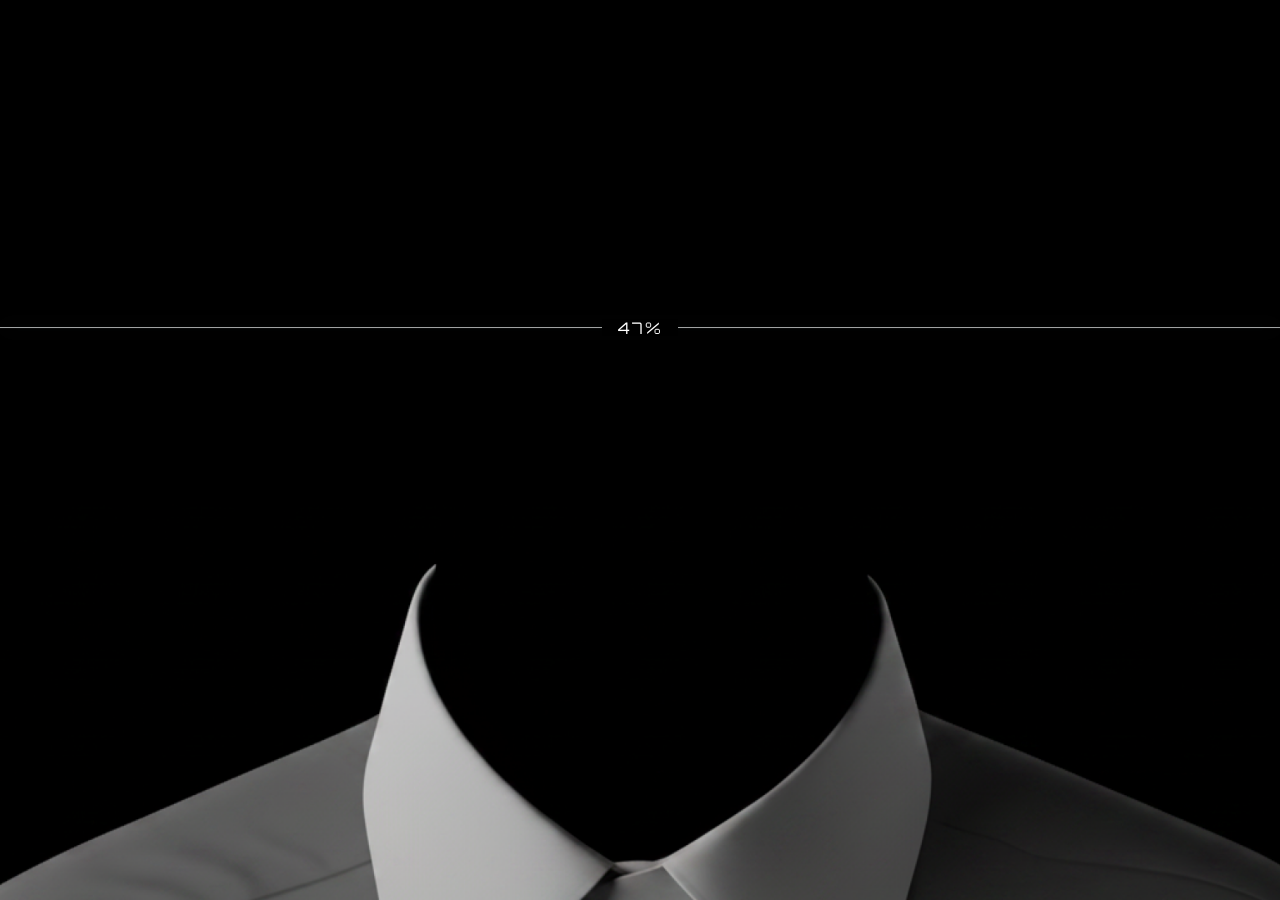
<file: index.html>
<!doctype html>
<html lang="en">
  <head>
    <meta charset="utf-8">
    <meta name="viewport" content="width=device-width, initial-scale=1">
    <title>IONG | Surplus to Sustenance</title>
    <link rel="icon" href="assets/favicon.svg" type="image/svg+xml">
    <link rel="preconnect" href="https://fonts.googleapis.com">
    <link rel="preconnect" href="https://fonts.gstatic.com" crossorigin>
    <link href="https://fonts.googleapis.com/css2?family=Inter:wght@400&family=Orbitron:wght@400;500&display=swap" rel="stylesheet">
    <link rel="stylesheet" href="department-map.css?v=20260507-restricted-white">
  </head>
  <body>
    <div class="department-page">
      <nav class="dept-nav">
        <a class="dept-logo" href="index.html" aria-label="IONG department map">
          <img src="assets/subtract.svg" alt="">
          <span>IONG</span>
        </a>
        <div class="employee">
          <p>Employee</p>
          <span>#004582</span>
        </div>
      </nav>

      <main class="dept-main">
        <section class="map-stage" data-map-stage aria-label="Department map">
          <svg class="pentagon-map" viewBox="0 0 900 620" xmlns="http://www.w3.org/2000/svg" aria-hidden="true">
            <g class="pentagon-layer layer-one">
              <polygon points="" data-radius="240"></polygon>
            </g>
            <g class="pentagon-layer layer-two">
              <polygon points="" data-radius="207"></polygon>
            </g>
            <g class="pentagon-layer layer-three">
              <polygon points="" data-radius="173"></polygon>
            </g>
            <g class="pentagon-layer layer-four">
              <polygon points="" data-radius="140"></polygon>
            </g>
          </svg>

          <button class="dept-label dept-mete" data-dept="mete" type="button">
            <span data-type-dept="mete">METE SYSTEMS</span><span class="cursor is-hidden" data-cursor="mete">|</span>
          </button>
          <button class="dept-label dept-wel" data-dept="wel" type="button">
            <span data-type-dept="wel">WĒL OUTREACH</span><span class="cursor is-hidden" data-cursor="wel">|</span>
          </button>
          <button class="dept-label dept-lic" data-dept="lic" type="button">
            <span data-type-dept="lic">LÍC ANALYTICS</span><span class="cursor is-hidden" data-cursor="lic">|</span>
          </button>
          <button class="dept-label dept-lif" data-dept="lif" type="button">
            <span data-type-dept="lif">LIF CONTINUITY</span><span class="cursor is-hidden" data-cursor="lif">|</span>
          </button>
          <button class="dept-label dept-hael" data-dept="hael" type="button">
            <span data-type-dept="hael">HÆL INTELLIGENCE</span><span class="cursor is-hidden" data-cursor="hael">|</span>
          </button>
          <button class="onboard-badge" data-onboard-badge aria-hidden="true" type="button" data-node-id="279:945">
            <span data-node-id="279:944">WELCOME ONBOARD</span>
          </button>
        </section>
      </main>

      <aside class="department-detail-overlay" data-department-detail aria-hidden="true">
        <div class="department-detail-heading">
          <p data-detail-title>METE SYSTEMS</p>
          <span data-detail-subtitle>Surplus to sustenance</span>
        </div>
        <div class="department-detail-media" data-detail-media>
          <img data-detail-image src="assets/department-overlay-mete.png" alt="">
          <span class="department-detail-lock" data-detail-lock aria-hidden="true" hidden>
            <img class="department-detail-lock-body" src="assets/lock-body.svg" alt="">
            <img class="department-detail-lock-keyhole" src="assets/lock-keyhole.svg" alt="">
          </span>
        </div>
        <p class="department-detail-copy" data-detail-copy>
          Mete Systems collects and processes nutritional materials into daily sachets. It reduces waste and meets safety standards. The exact composition is not shared, and most processes are not visible to the public.
        </p>
        <div class="department-detail-restricted-copy" data-detail-restricted-copy hidden>
          <p class="department-detail-restricted-heading">Access restricted</p>
          <p class="department-detail-restricted-body">Your clearance level does not permit access to this section.</p>
        </div>
      </aside>

      <div class="loading-overlay" data-loading>
        <canvas class="nodes-canvas" data-nodes-canvas aria-hidden="true"></canvas>
        <nav class="loading-face-nav" aria-hidden="true">
          <img src="assets/subtract.svg" alt="">
          <span>IONG</span>
        </nav>
        <div class="loading-scantrack" aria-hidden="true">
          <div class="loading-scanrow">
            <div class="loading-scanline"></div>
            <p class="loading-face-percent"><span data-loading-percent>0</span>%</p>
            <p class="loading-verified">Verified</p>
          </div>
        </div>
        <div class="loading-figure" aria-hidden="true">
          <img src="assets/loading-face-figure.png" alt="">
        </div>
      </div>

      <div class="restricted-overlay" data-restricted hidden>
        <div class="restricted-modal" role="dialog" aria-modal="true" aria-labelledby="restricted-title">
          <div class="restricted-heading">
            <p id="restricted-title" class="restricted-title" data-restricted-title>LIF CONTINUITY</p>
            <p class="restricted-subtitle" data-restricted-subtitle>Population monitoring</p>
          </div>
          <button class="restricted-close" data-dismiss type="button" aria-label="Close restricted department detail">
            <img src="assets/close-light.svg" alt="">
          </button>
          <div class="restricted-content">
            <div class="restricted-card">
              <span class="restricted-lock-icon" aria-hidden="true">
                <img class="dept-lock-body" src="assets/lock-body.svg" alt="">
                <img class="dept-lock-keyhole" src="assets/lock-keyhole.svg" alt="">
              </span>
              <p>Access restricted.</p>
            </div>
            <p class="restricted-copy">Your clearance level does not permit access to this section.</p>
          </div>
        </div>
      </div>
    </div>

    <script src="cursor-glow.js?v=20260506-onboard-hover-target"></script>
    <script src="department-map.js?v=20260507-face-scan"></script>
  </body>
</html>
</file>
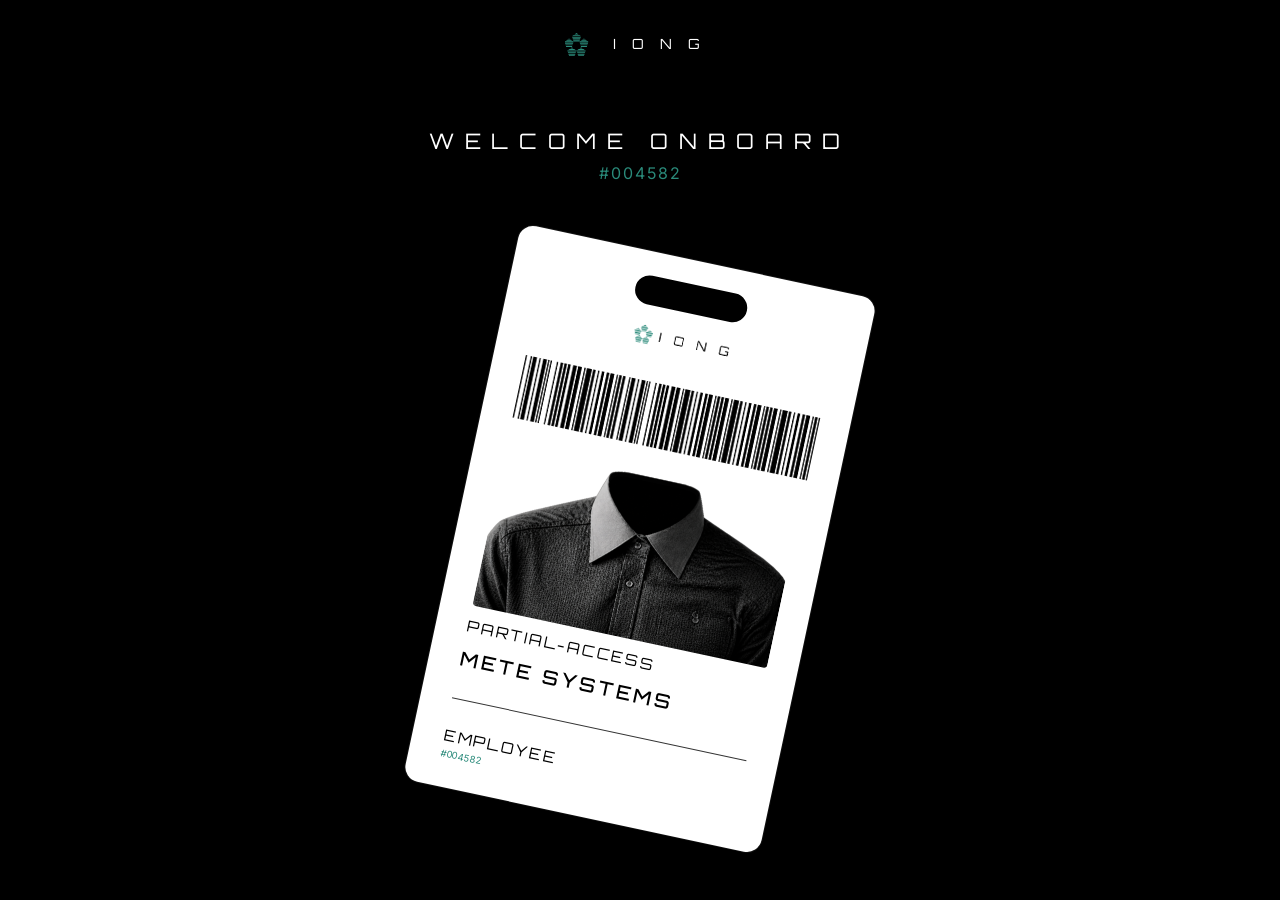
<file: employee-card.html>
<!doctype html>
<html lang="en">
  <head>
    <meta charset="utf-8">
    <meta name="viewport" content="width=device-width, initial-scale=1">
    <title>IONG | Employee #004582</title>
    <link rel="icon" href="assets/favicon.svg" type="image/svg+xml">
    <link rel="preconnect" href="https://fonts.googleapis.com">
    <link rel="preconnect" href="https://fonts.gstatic.com" crossorigin>
    <link href="https://fonts.googleapis.com/css2?family=Inter:wght@400;500&family=Orbitron:wght@400;500&display=swap" rel="stylesheet">
    <link rel="stylesheet" href="employee-card.css?v=20260507-cqw-text">
  </head>
  <body>
    <main class="employee-card-page">
      <nav class="nav">
        <a class="logo" href="index.html" aria-label="Back to department map">
          <img src="assets/subtract.svg" alt="">
          <span>IONG</span>
        </a>
      </nav>

      <section class="employee-card-stage" aria-label="Employee assignment">
        <header class="employee-welcome">
          <p>WELCOME ONBOARD</p>
          <span>#004582</span>
        </header>

        <article class="employee-card" data-employee-card data-node-id="291:1548">
          <div class="badge-hole" aria-hidden="true"></div>

          <div class="badge-logo" data-node-id="291:1796">
            <img src="assets/employee-badge-logo.png" alt="IONG">
          </div>

          <div class="badge-media" data-node-id="291:1809">
            <div class="badge-barcode" aria-hidden="true" data-node-id="291:1916">
              <img src="assets/employee-badge-barcode.png" alt="">
            </div>
            <div class="badge-photo" data-node-id="291:1889">
              <img src="assets/employee-badge-photo.png" alt="">
            </div>
          </div>

          <div class="badge-details" data-node-id="291:1326">
            <div class="badge-assignment">
              <p class="badge-access">Partial-Access</p>
              <div class="badge-title-group">
                <h1 data-assigned-label>PROCESSING</h1>
                <div class="badge-divider" aria-hidden="true"></div>
              </div>
            </div>
            <div class="badge-employee">
              <p>Employee</p>
              <span>#004582</span>
            </div>
          </div>
        </article>
      </section>
    </main>

    <script src="employee-card.js?v=20260506-employee-badge-layout"></script>
  </body>
</html>
</file>
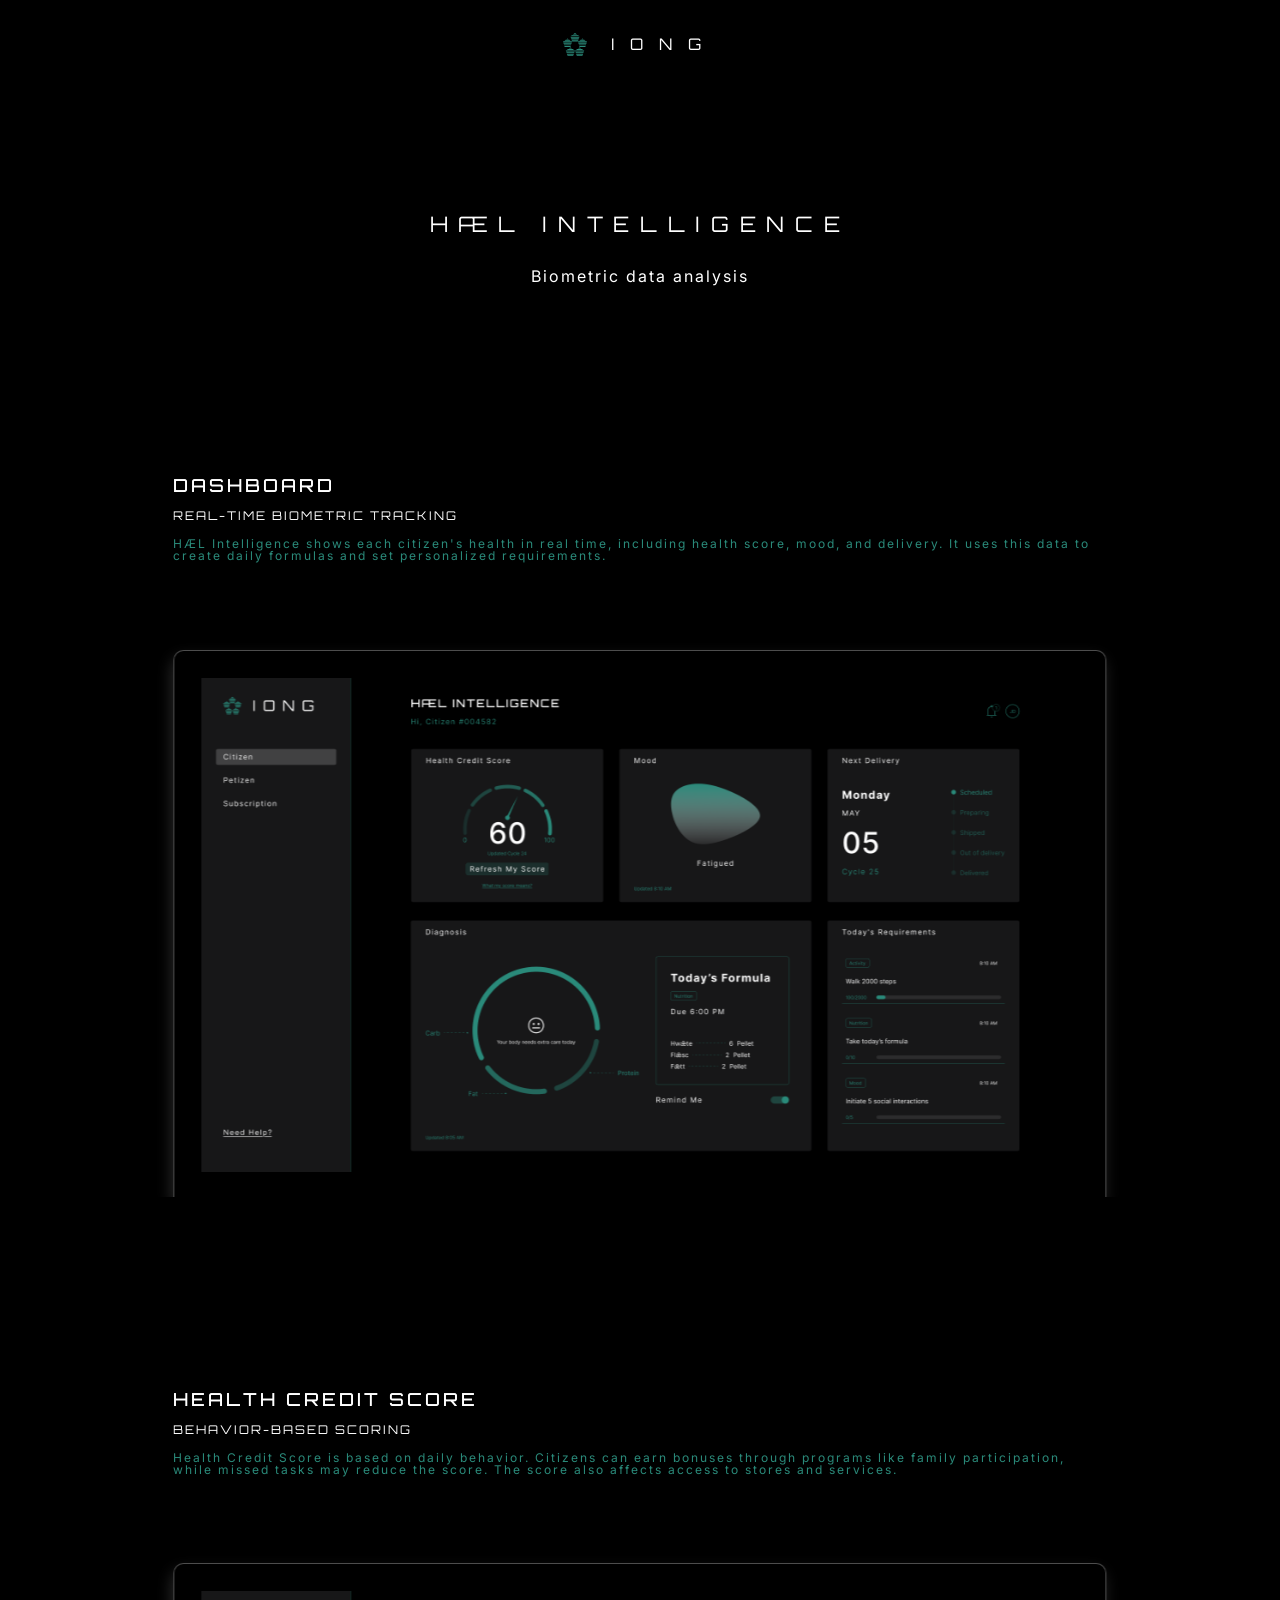
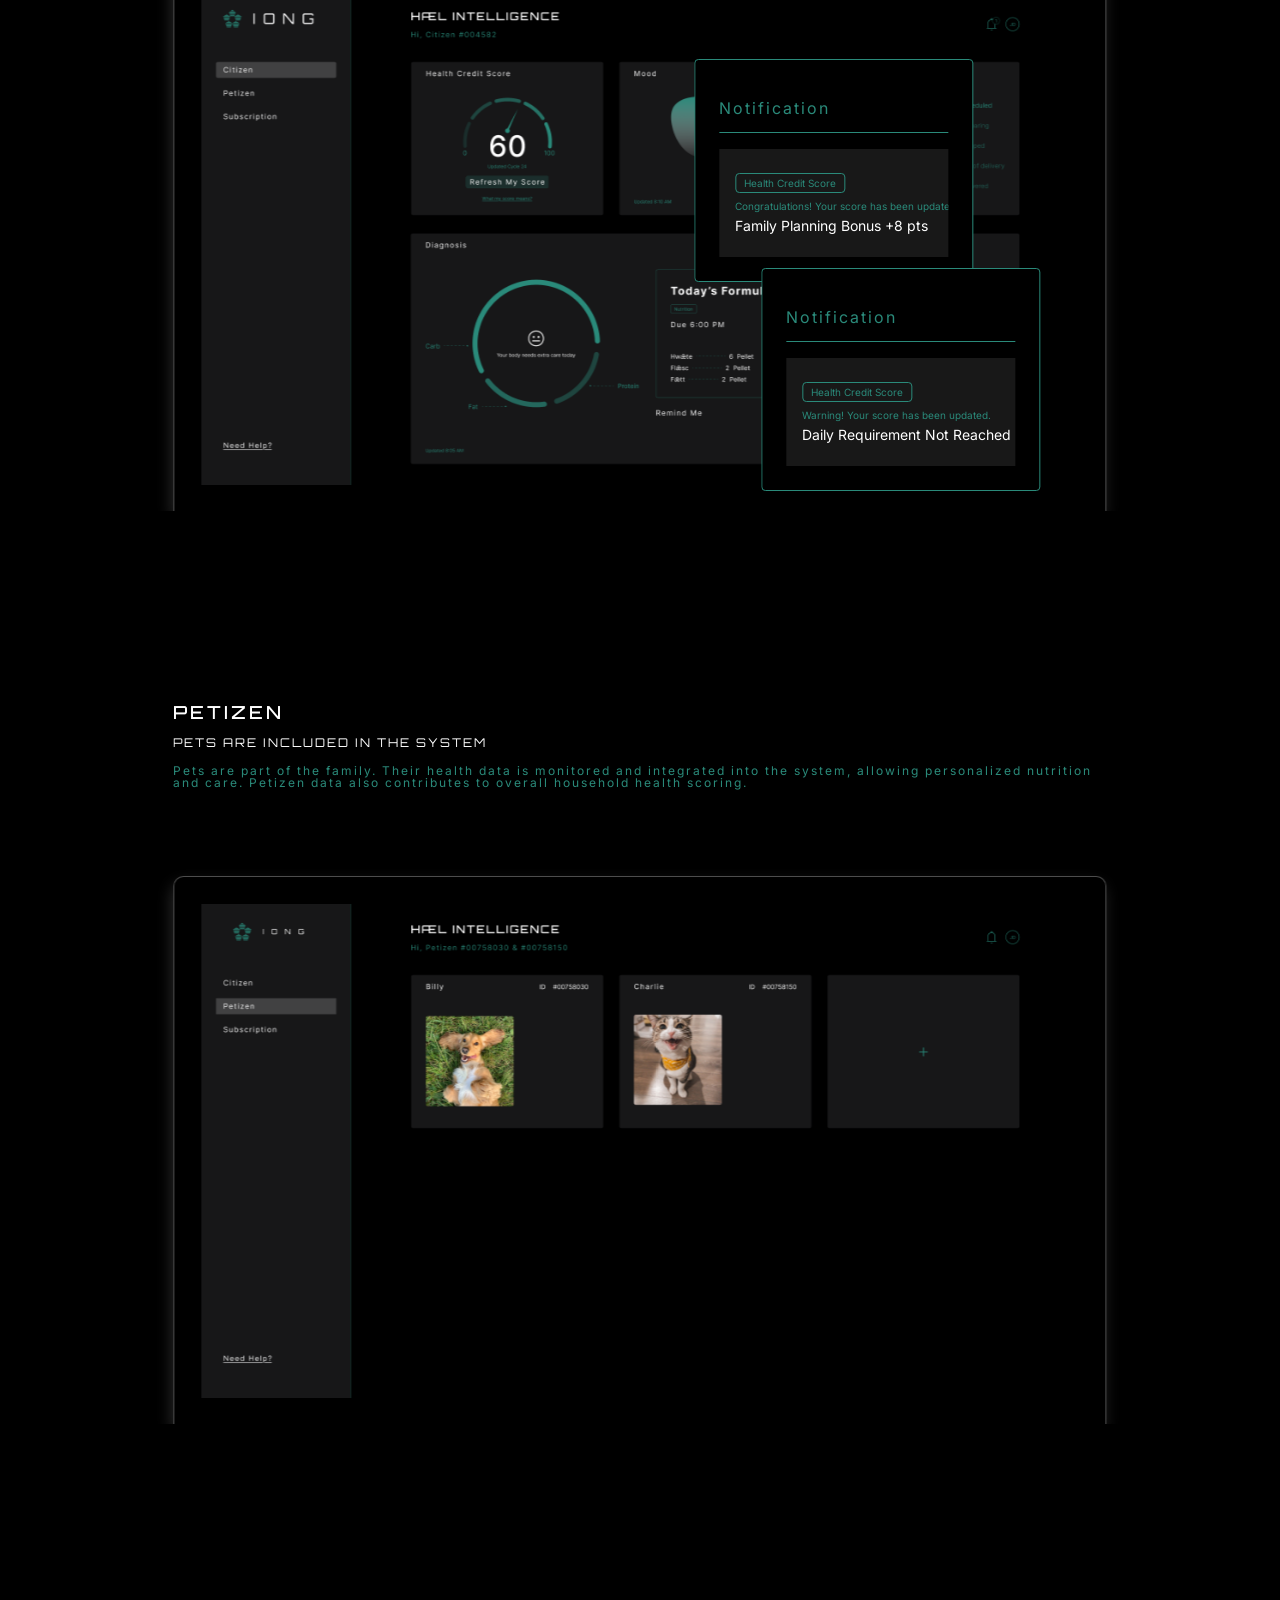
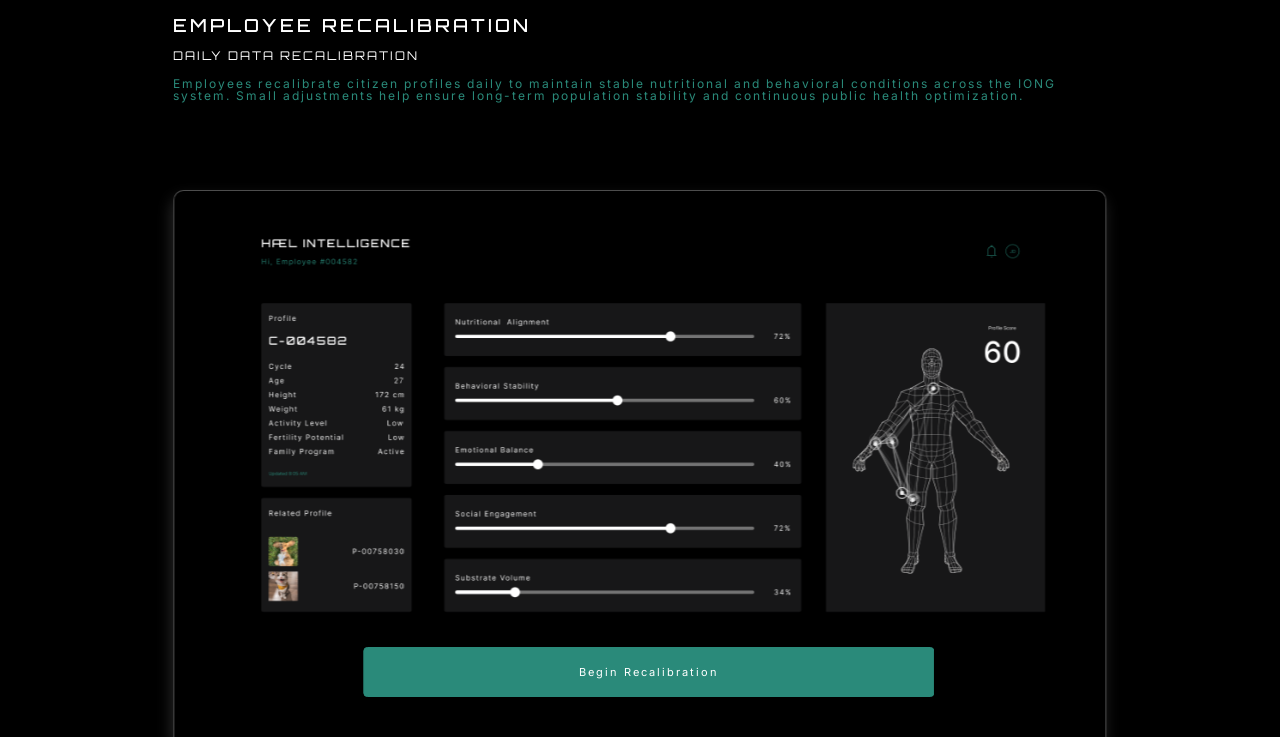
<file: hael-intelligence.html>
<!doctype html>
<html lang="en" data-department="hael">
  <head>
    <meta charset="utf-8">
    <meta name="viewport" content="width=device-width, initial-scale=1">
    <title>IONG | HÆL INTELLIGENCE</title>
    <link rel="icon" href="assets/favicon.svg" type="image/svg+xml">
    <link rel="preconnect" href="https://fonts.googleapis.com">
    <link rel="preconnect" href="https://fonts.gstatic.com" crossorigin>
    <link href="https://fonts.googleapis.com/css2?family=Inter:wght@400&family=Orbitron:wght@400;500&display=swap" rel="stylesheet">
    <link rel="stylesheet" href="hael-intelligence.css?v=20260506-roomier-nav">
    <script src="department-visit.js?v=20260505-page-time-assignment" defer></script>
  </head>
  <body>
    <main class="hael-page">
      <nav class="nav">
        <a class="logo" href="index.html" aria-label="Back to department map">
          <img src="assets/subtract.svg" alt="">
          <span>IONG</span>
        </a>
        <div class="employee">
          <p>Employee</p>
          <span>#004582</span>
        </div>
      </nav>

      <header class="page-title" data-node-id="207:2293">
        <div class="page-title-row" data-node-id="132:609">
          <h1 data-node-id="132:610">HÆL INTELLIGENCE</h1>
        </div>
        <p data-node-id="207:2291">Biometric data analysis</p>
      </header>

      <section class="hael-section" data-node-id="132:612">
        <div class="section-inner" data-node-id="230:828">
          <article class="section-copy" data-node-id="230:823">
            <h2 data-node-id="230:824">Dashboard</h2>
            <h3 data-node-id="230:825">Real-Time Biometric Tracking</h3>
            <p data-node-id="230:826">
              HÆL Intelligence shows each citizen's health in real time, including health score,
              mood, and delivery. It uses this data to create daily formulas and set personalized requirements.
            </p>
          </article>
          <div class="screen-frame" data-node-id="132:617">
            <img src="assets/hael-dashboard.png" alt="HÆL Intelligence dashboard interface" data-node-id="132:618">
          </div>
        </div>
      </section>

      <section class="hael-section" data-node-id="132:620">
        <div class="section-inner" data-node-id="230:839">
          <article class="section-copy" data-node-id="230:834">
            <h2 data-node-id="230:835">Health Credit Score</h2>
            <h3 data-node-id="230:836">Behavior-Based Scoring</h3>
            <p data-node-id="230:837">
              Health Credit Score is based on daily behavior. Citizens can earn bonuses through programs
              like family participation, while missed tasks may reduce the score. The score also affects access to stores and services.
            </p>
          </article>
          <div class="screen-frame notification-frame" data-node-id="132:625">
            <img src="assets/hael-dashboard.png" alt="Health Credit Score dashboard notification" data-node-id="132:626">
            <aside class="notification" data-node-id="132:627">
              <div class="notification-title" data-node-id="132:628">Notification</div>
              <div class="notification-card" data-node-id="132:630">
                <span data-node-id="132:631">Health Credit Score</span>
                <p data-node-id="132:633">Congratulations! Your score has been updated.</p>
                <strong data-node-id="132:634">Family Planning Bonus +8 pts</strong>
              </div>
            </aside>
            <aside class="notification notification--second" data-node-id="337:1631">
              <div class="notification-title" data-node-id="337:1632">Notification</div>
              <div class="notification-card" data-node-id="337:1634">
                <span data-node-id="337:1635">Health Credit Score</span>
                <p data-node-id="337:1637">Warning! Your score has been updated.</p>
                <strong data-node-id="337:1638">Daily Requirement Not Reached -10 pts</strong>
              </div>
            </aside>
          </div>
        </div>
      </section>

      <section class="hael-section" data-node-id="132:636">
        <div class="section-inner" data-node-id="230:845">
          <article class="section-copy" data-node-id="230:840">
            <h2 data-node-id="230:841">Petizen</h2>
            <h3 data-node-id="230:842">Pets are included in the system</h3>
            <p data-node-id="230:843">
              Pets are part of the family. Their health data is monitored and integrated into the system,
              allowing personalized nutrition and care. Petizen data also contributes to overall household health scoring.
            </p>
          </article>
          <div class="screen-frame petizen-frame" data-node-id="132:641">
            <img src="assets/hael-petizen.png" alt="Petizen biometric companion interface" data-node-id="225:925">
          </div>
        </div>
      </section>

      <section class="hael-section" data-node-id="258:1575">
        <div class="section-inner" data-node-id="258:1576">
          <article class="section-copy" data-node-id="258:1577">
            <h2 data-node-id="258:1578">Employee Recalibration</h2>
            <h3 data-node-id="258:1579">Daily Data Recalibration</h3>
            <p data-node-id="258:1580">
              Employees recalibrate citizen profiles daily to maintain stable nutritional and behavioral
              conditions across the IONG system. Small adjustments help ensure long-term population
              stability and continuous public health optimization.
            </p>
          </article>
          <div class="screen-frame recal-frame" data-node-id="258:1581">
            <canvas class="recal-canvas" aria-hidden="true"></canvas>
            <div class="recal-dashboard">
              <img src="assets/hael-recalibration.png" alt="Employee recalibration dashboard interface" data-node-id="337:1620">
              <button class="recal-begin" type="button" data-node-id="337:1418">Begin Recalibration</button>
            </div>
          </div>
        </div>
      </section>
    </main>
    <script src="hael-intelligence.js"></script>
  </body>
</html>
</file>
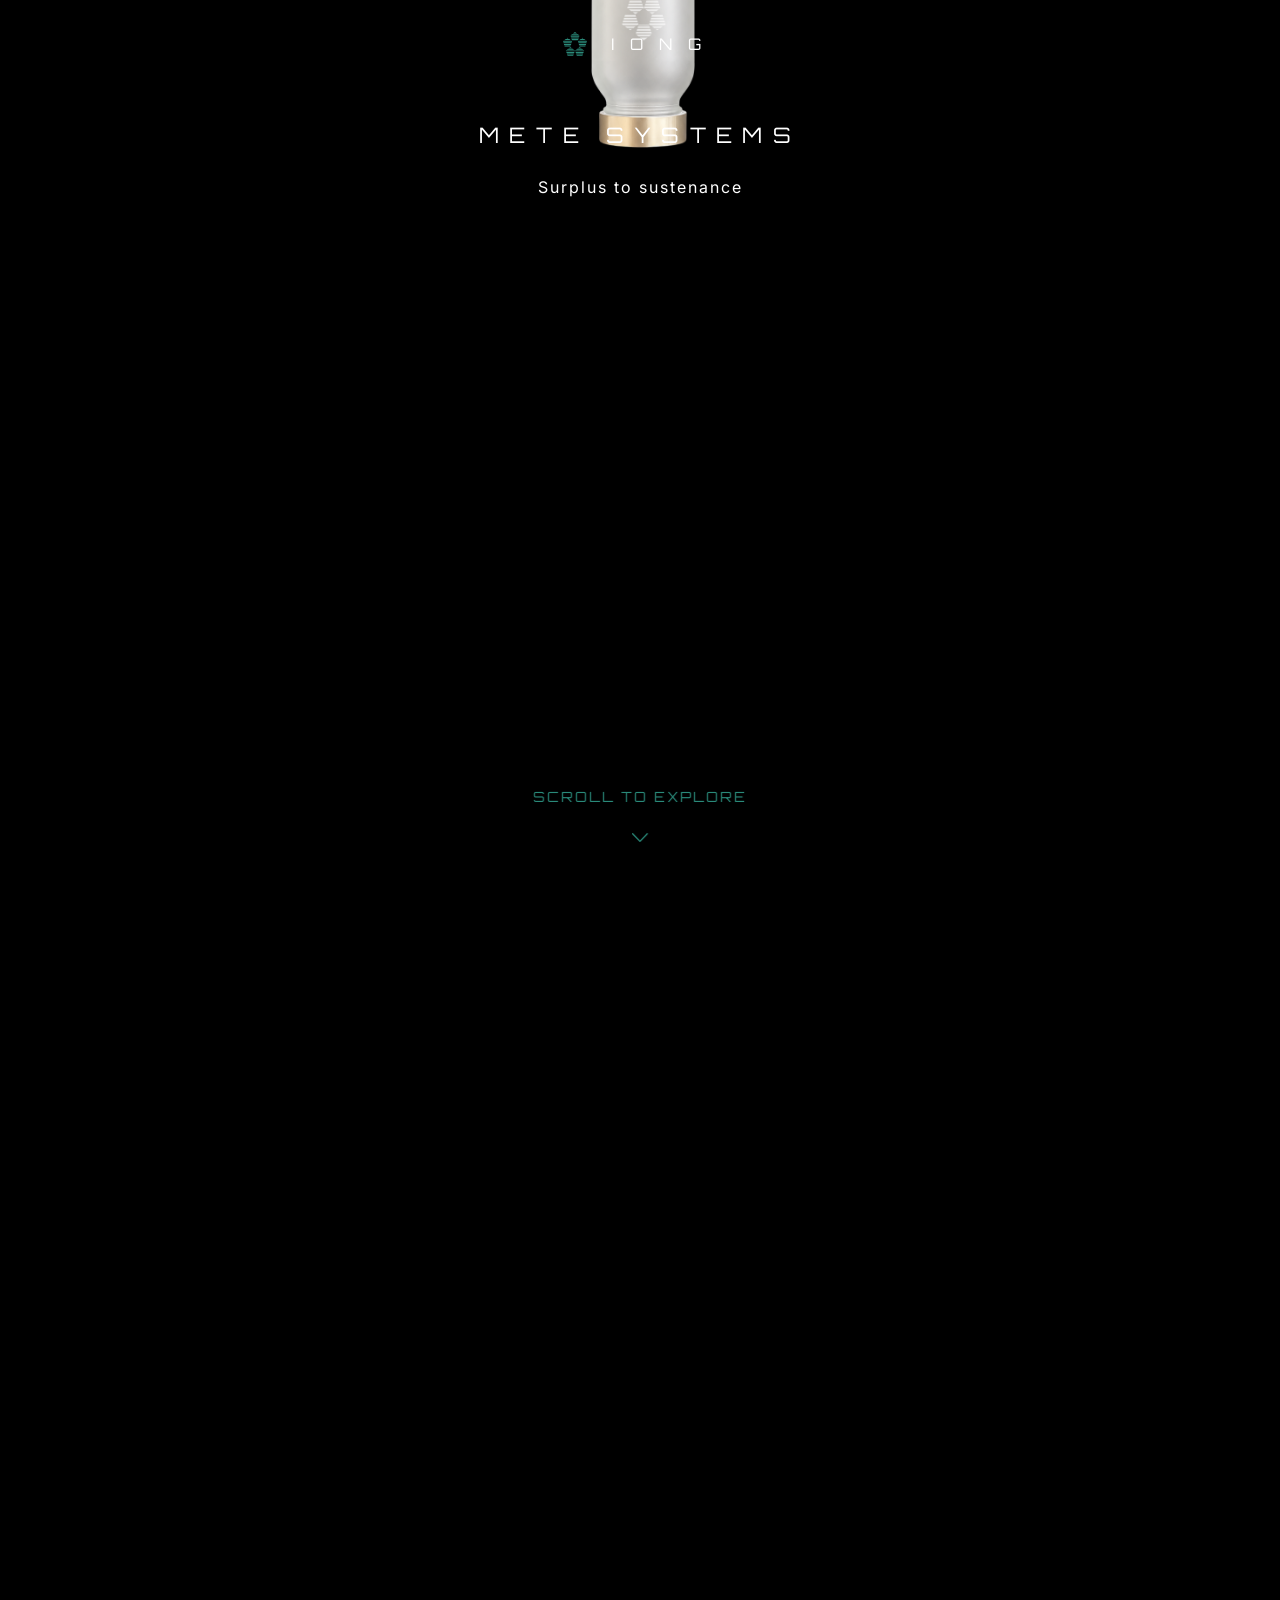
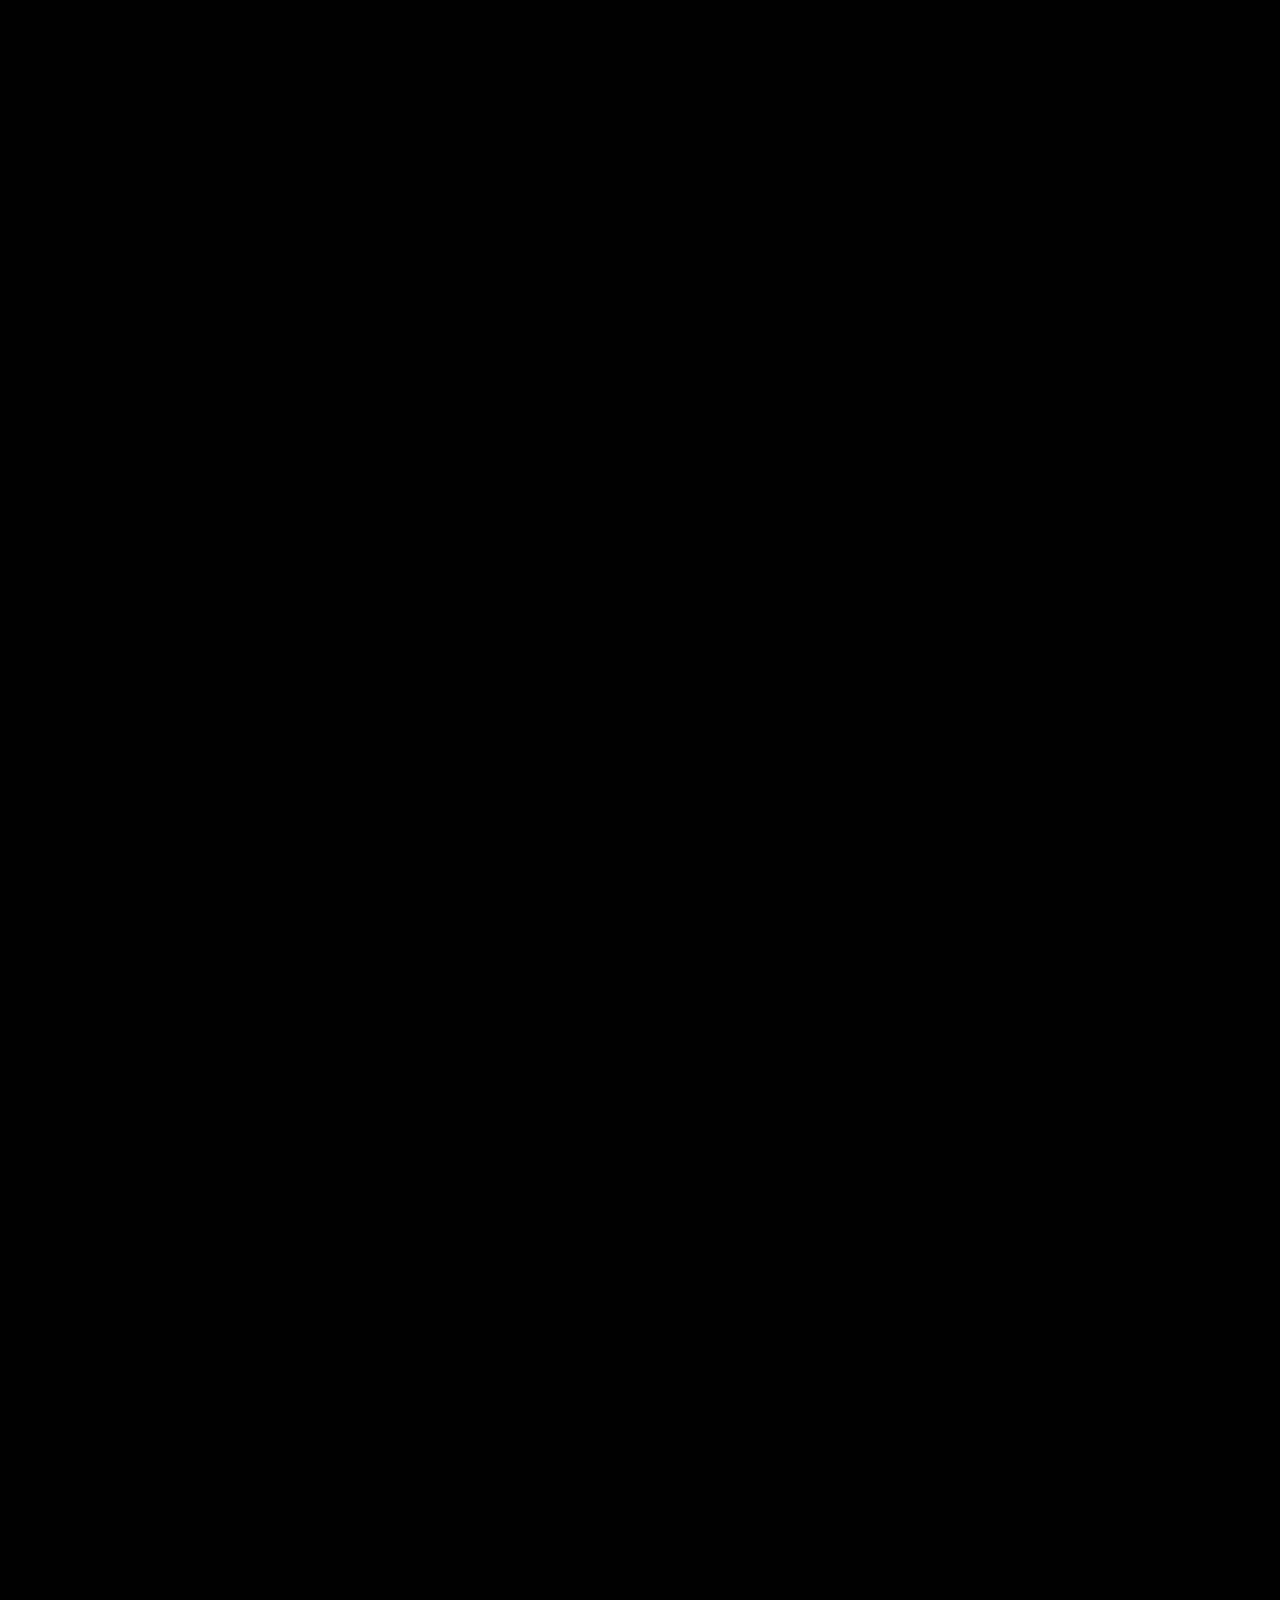
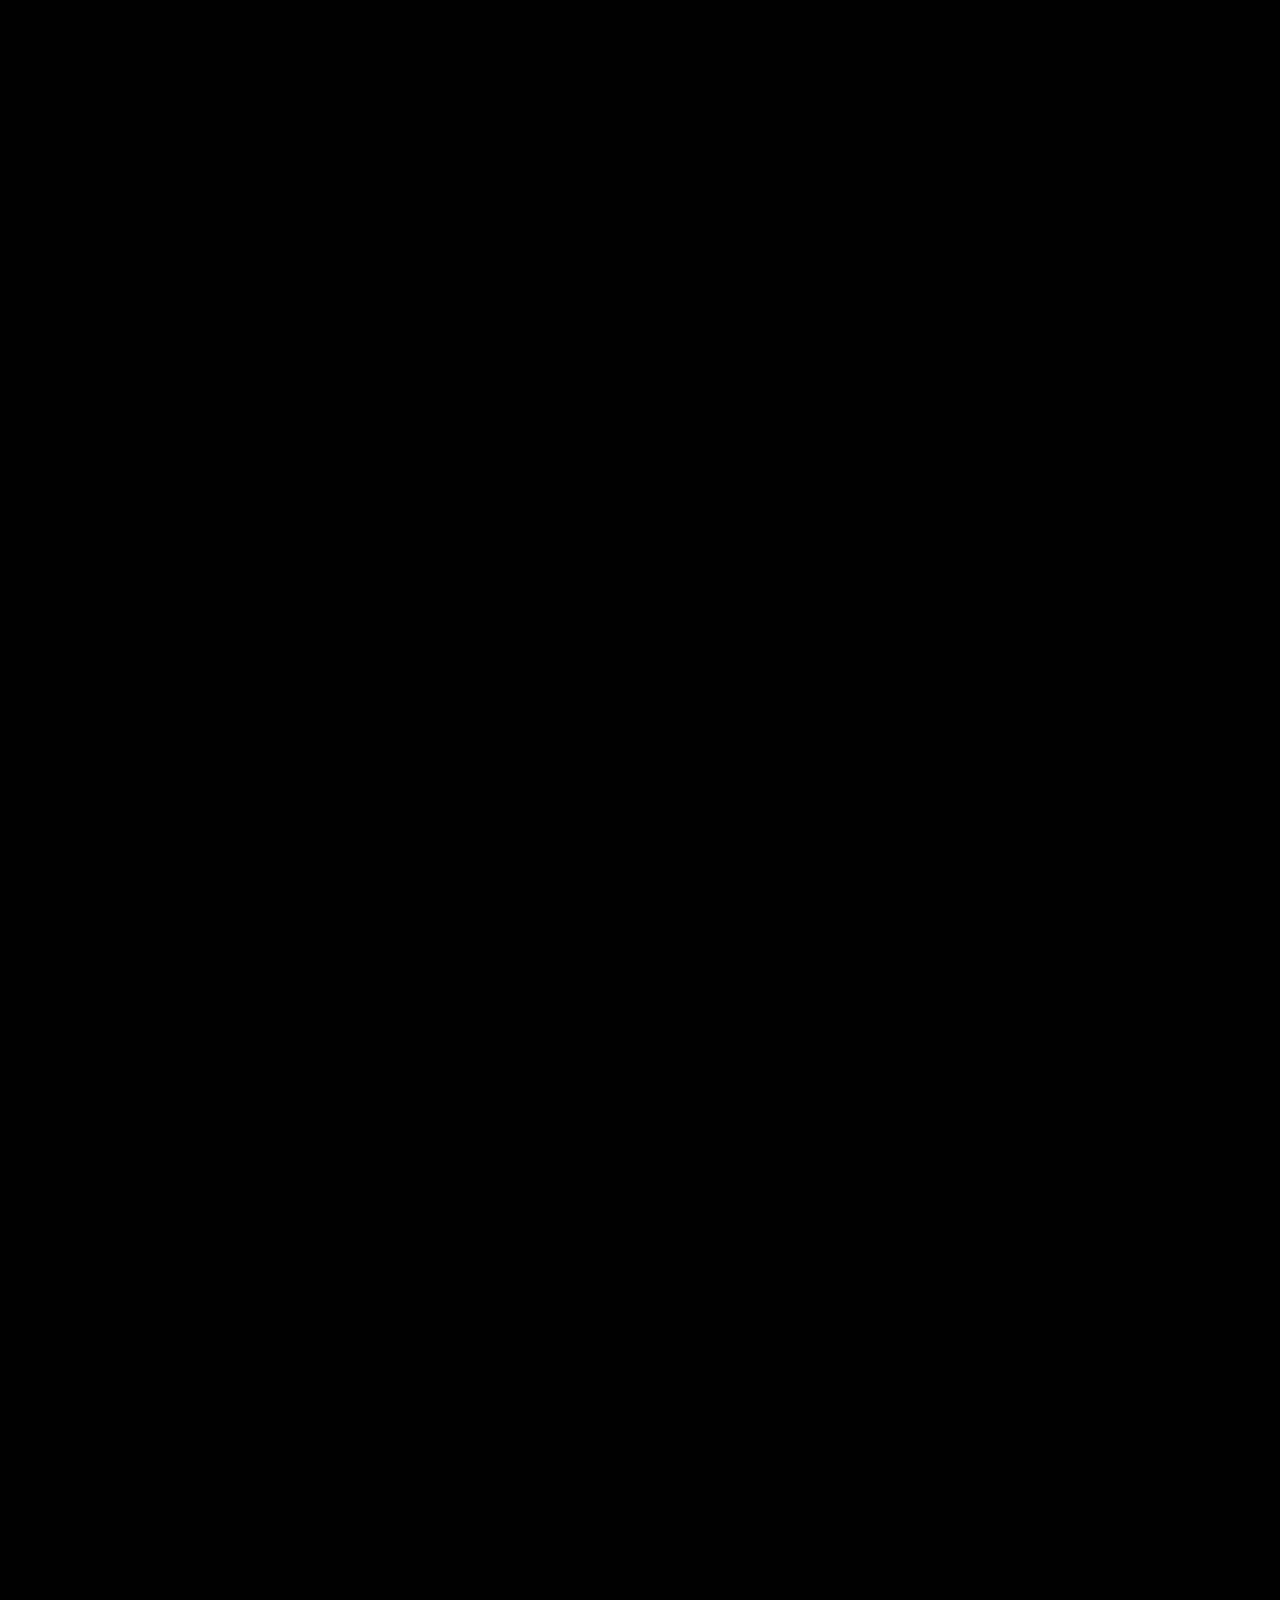
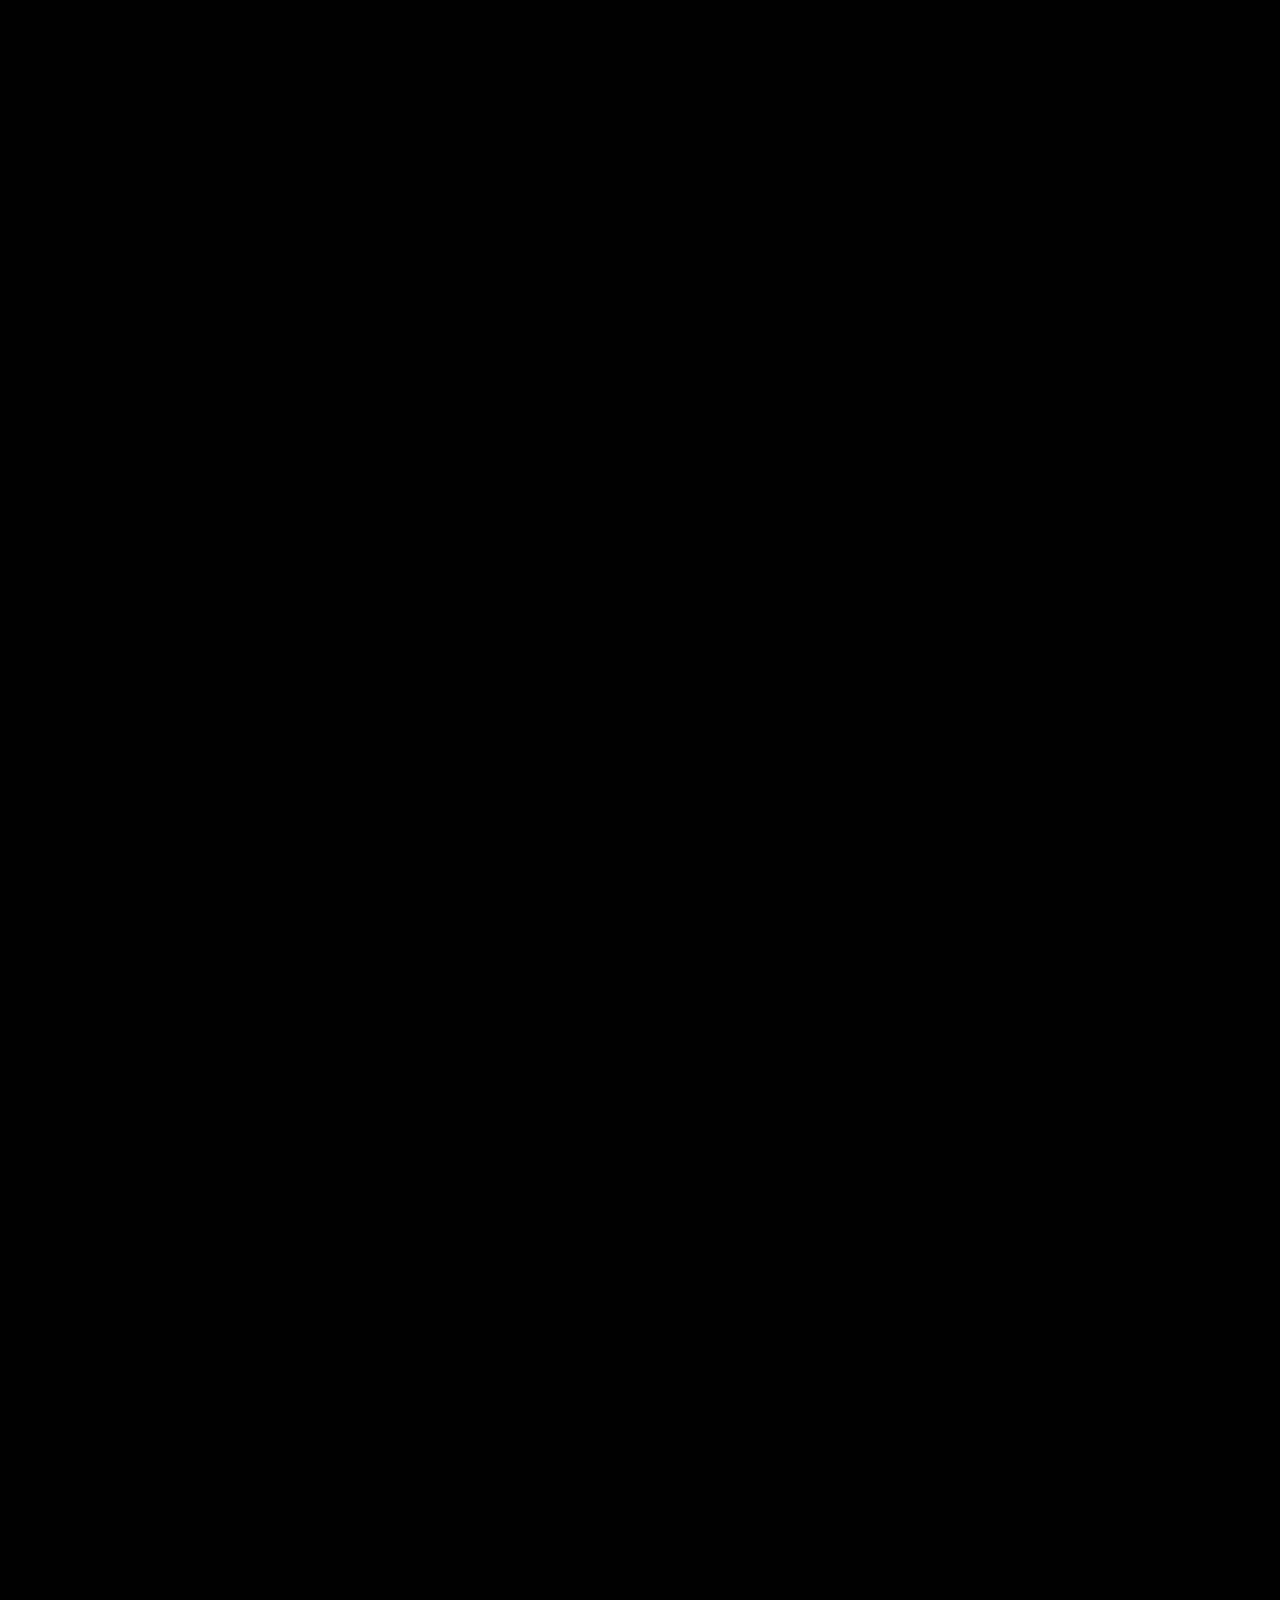
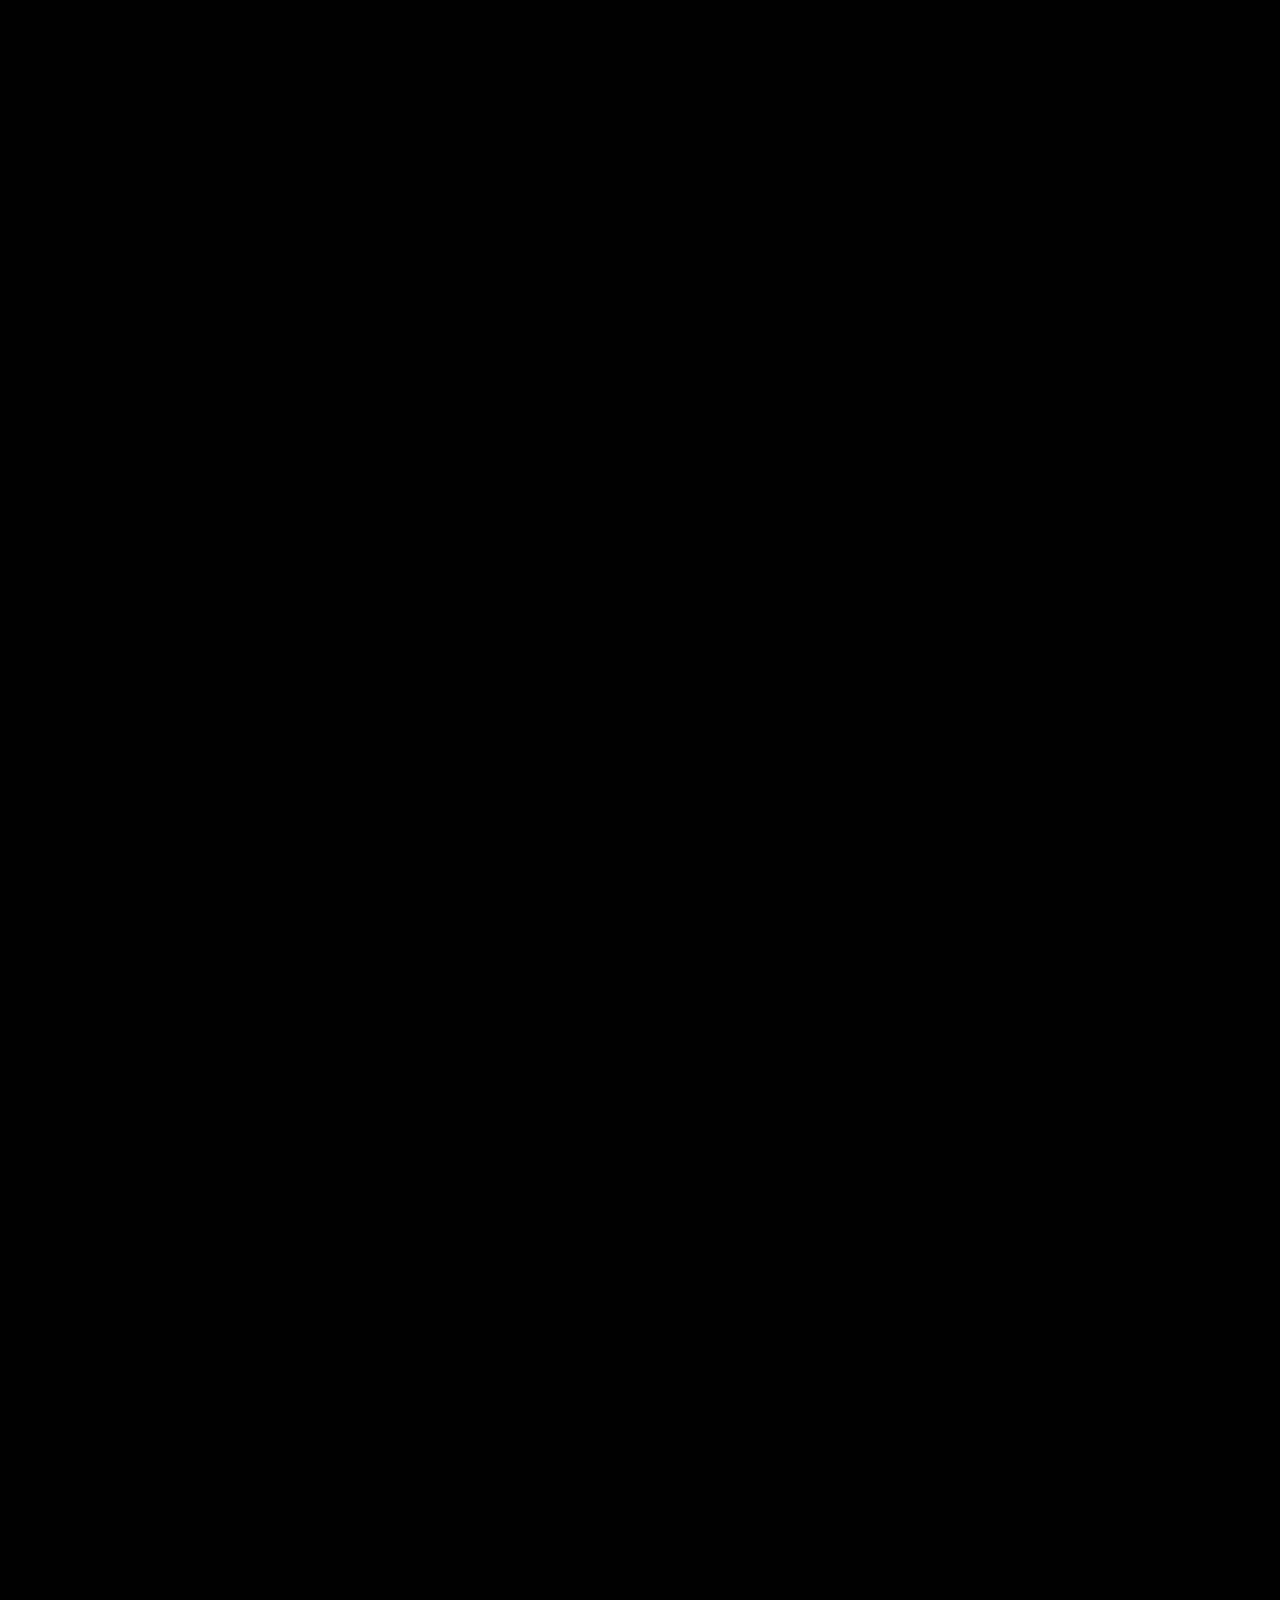
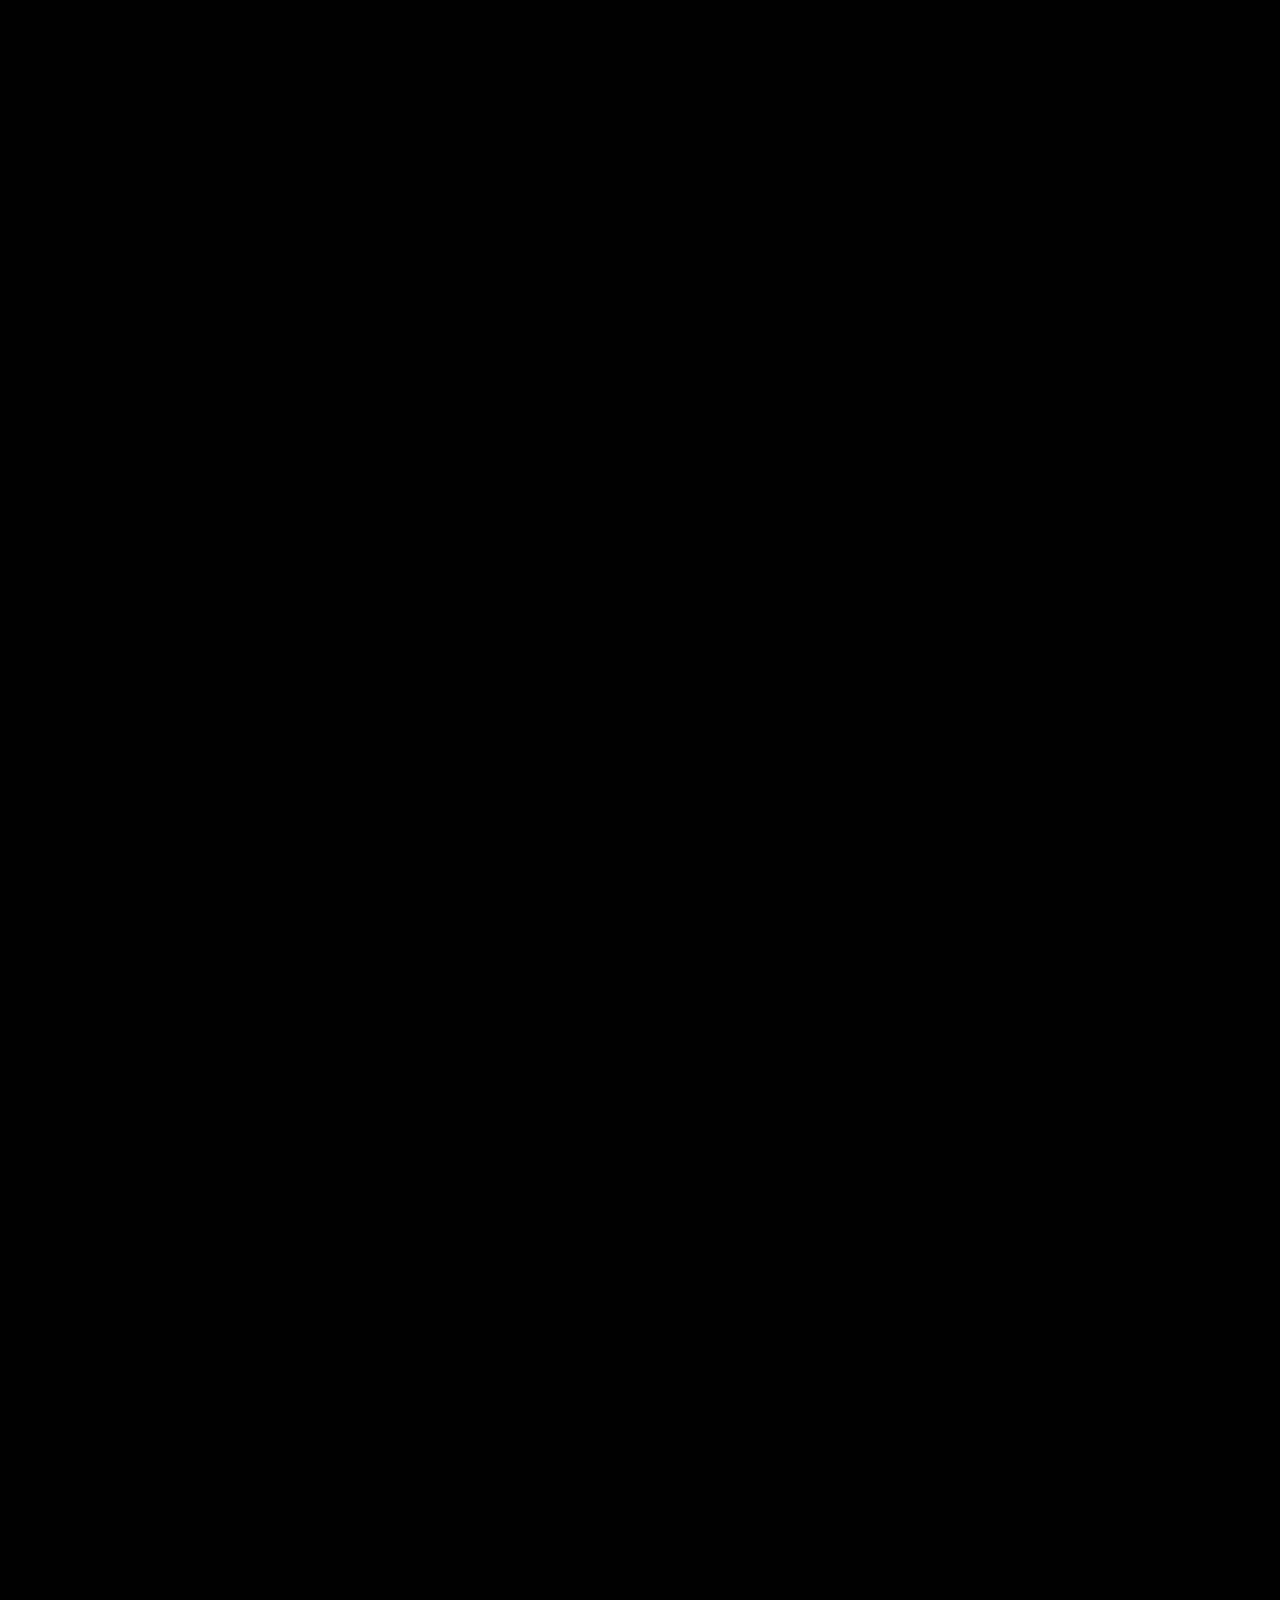
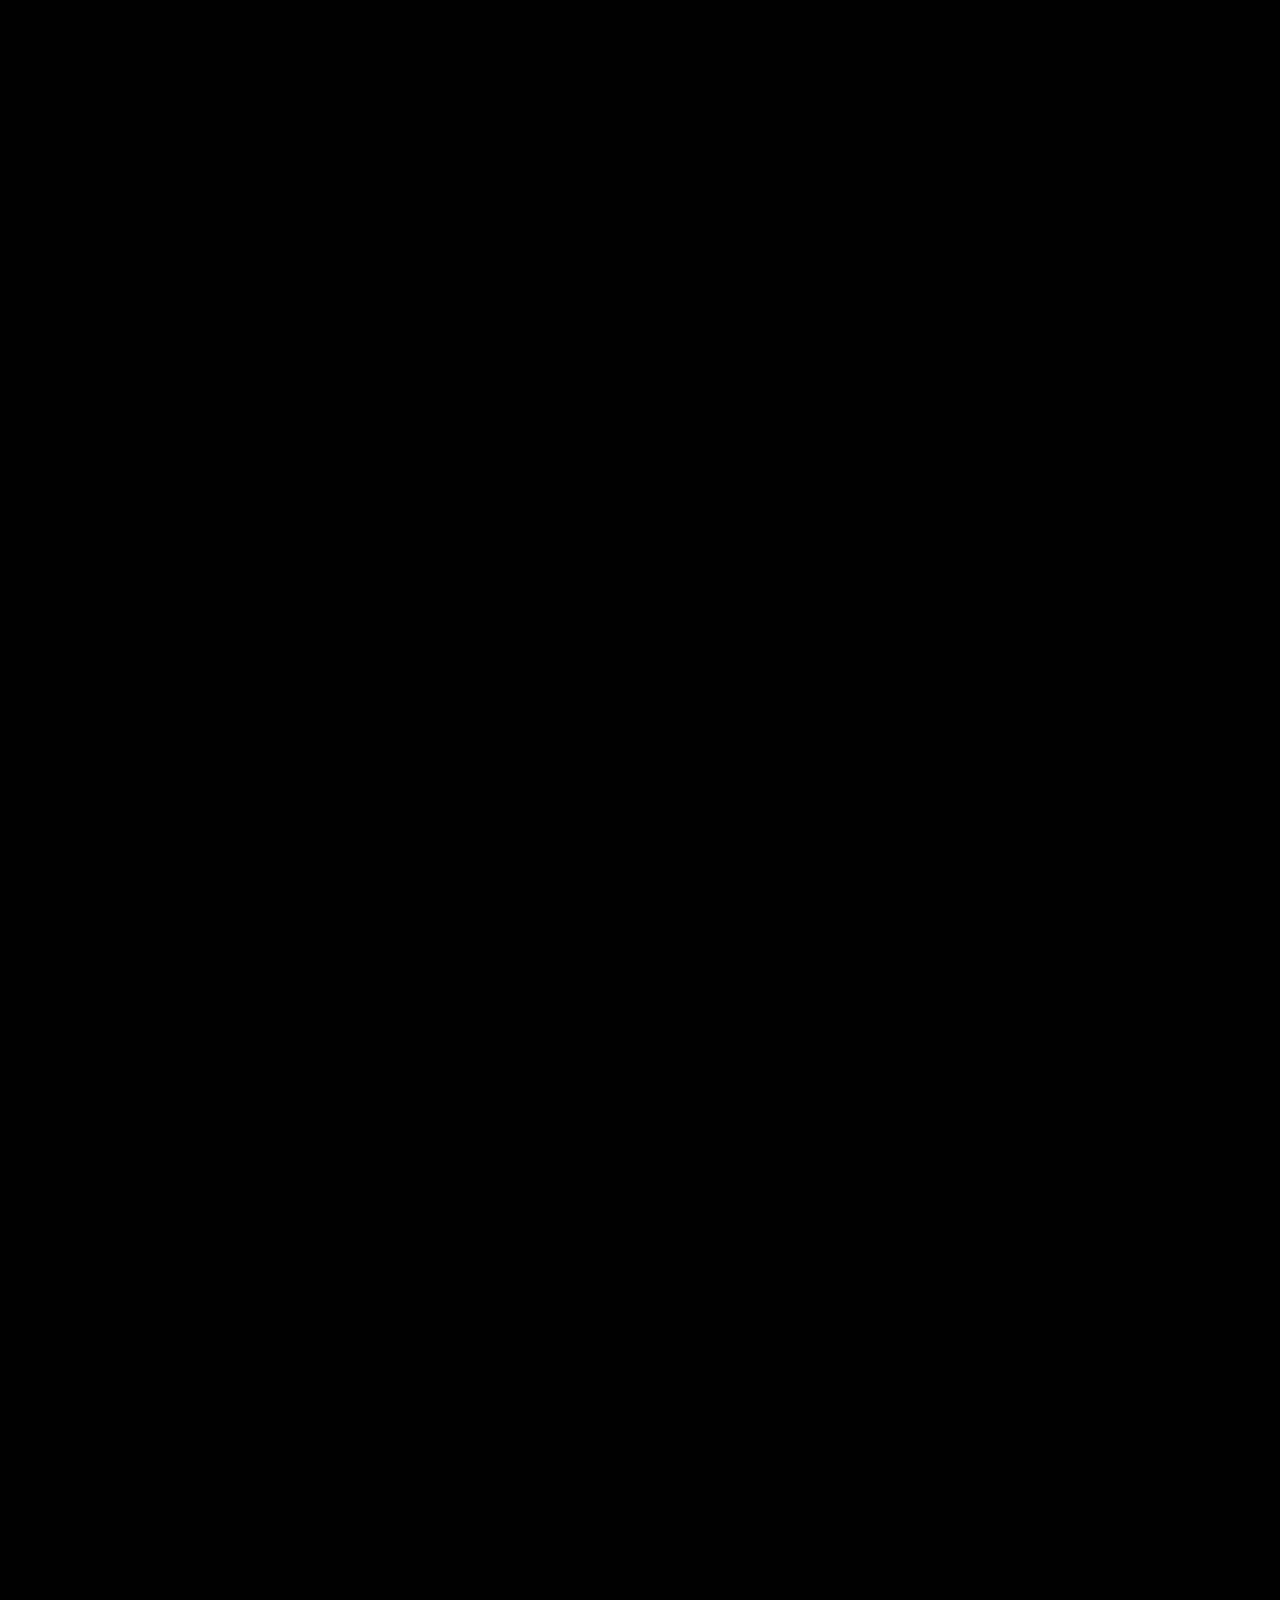
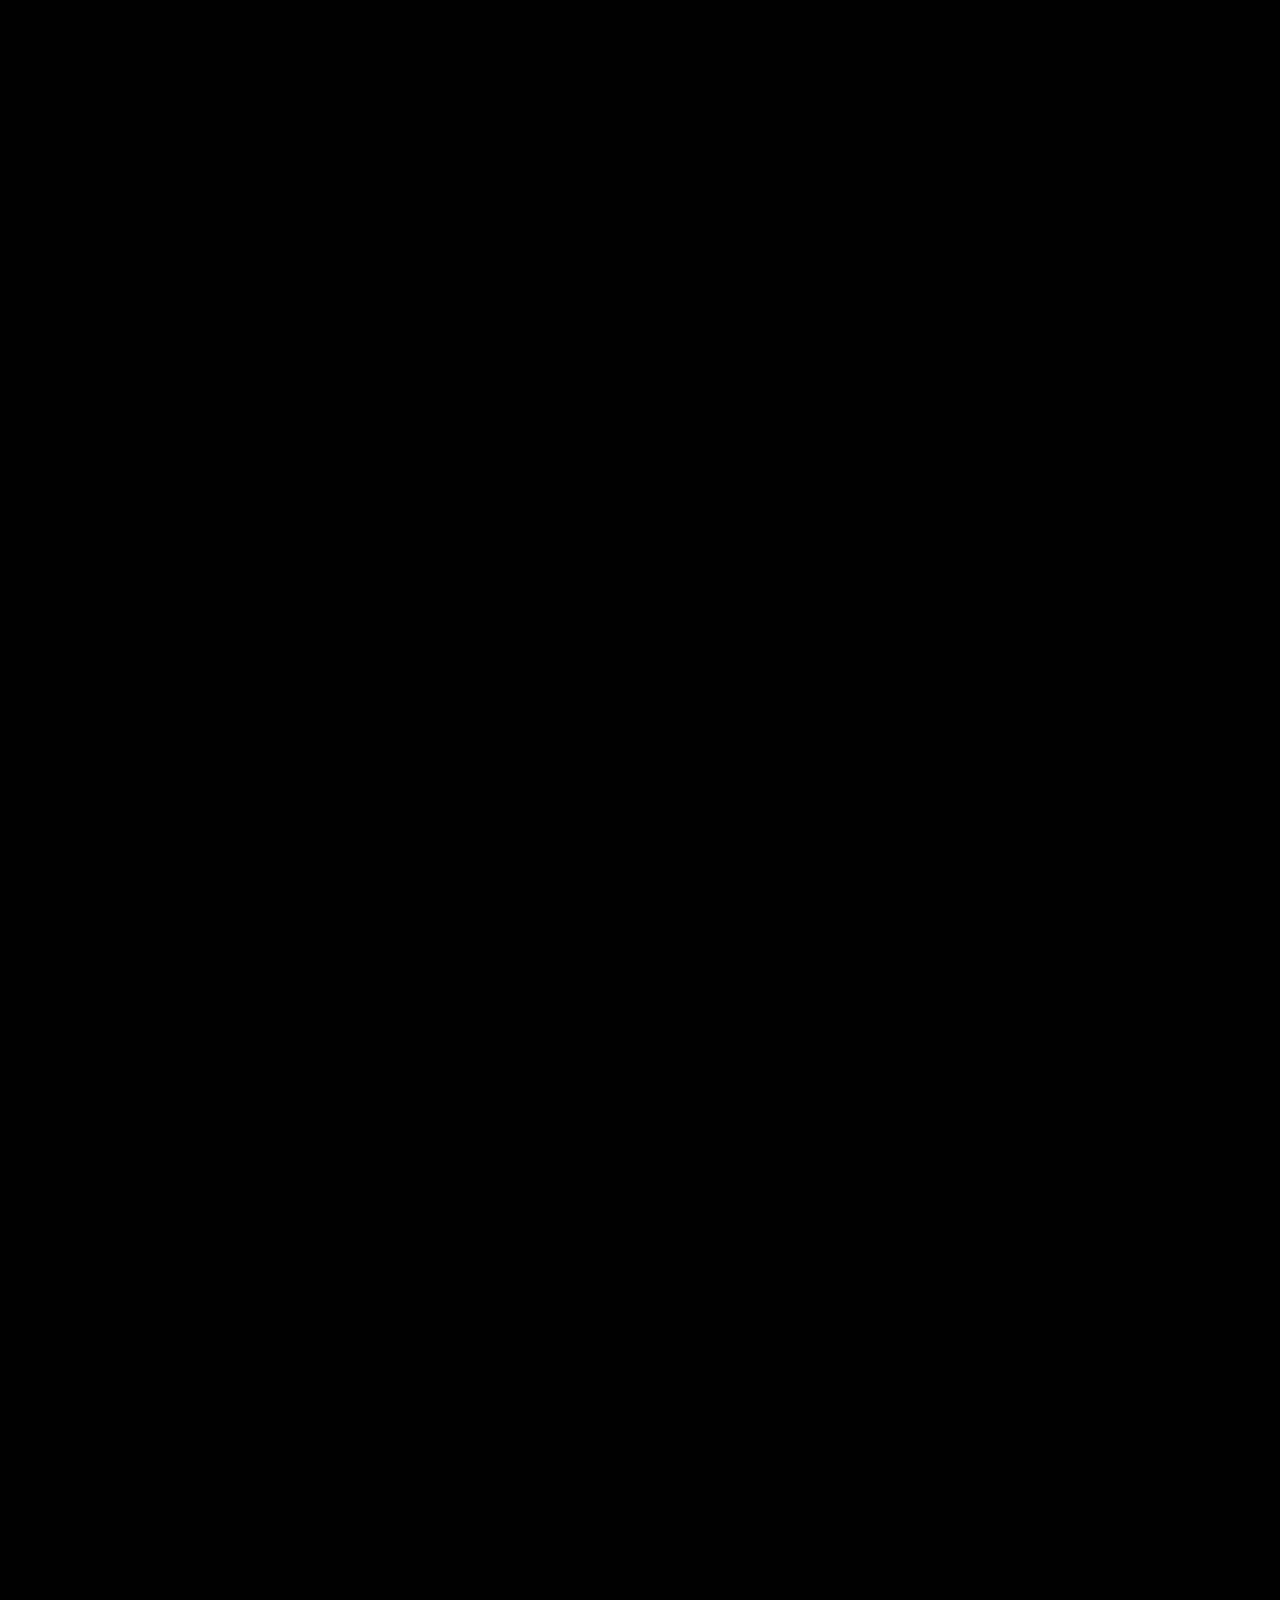
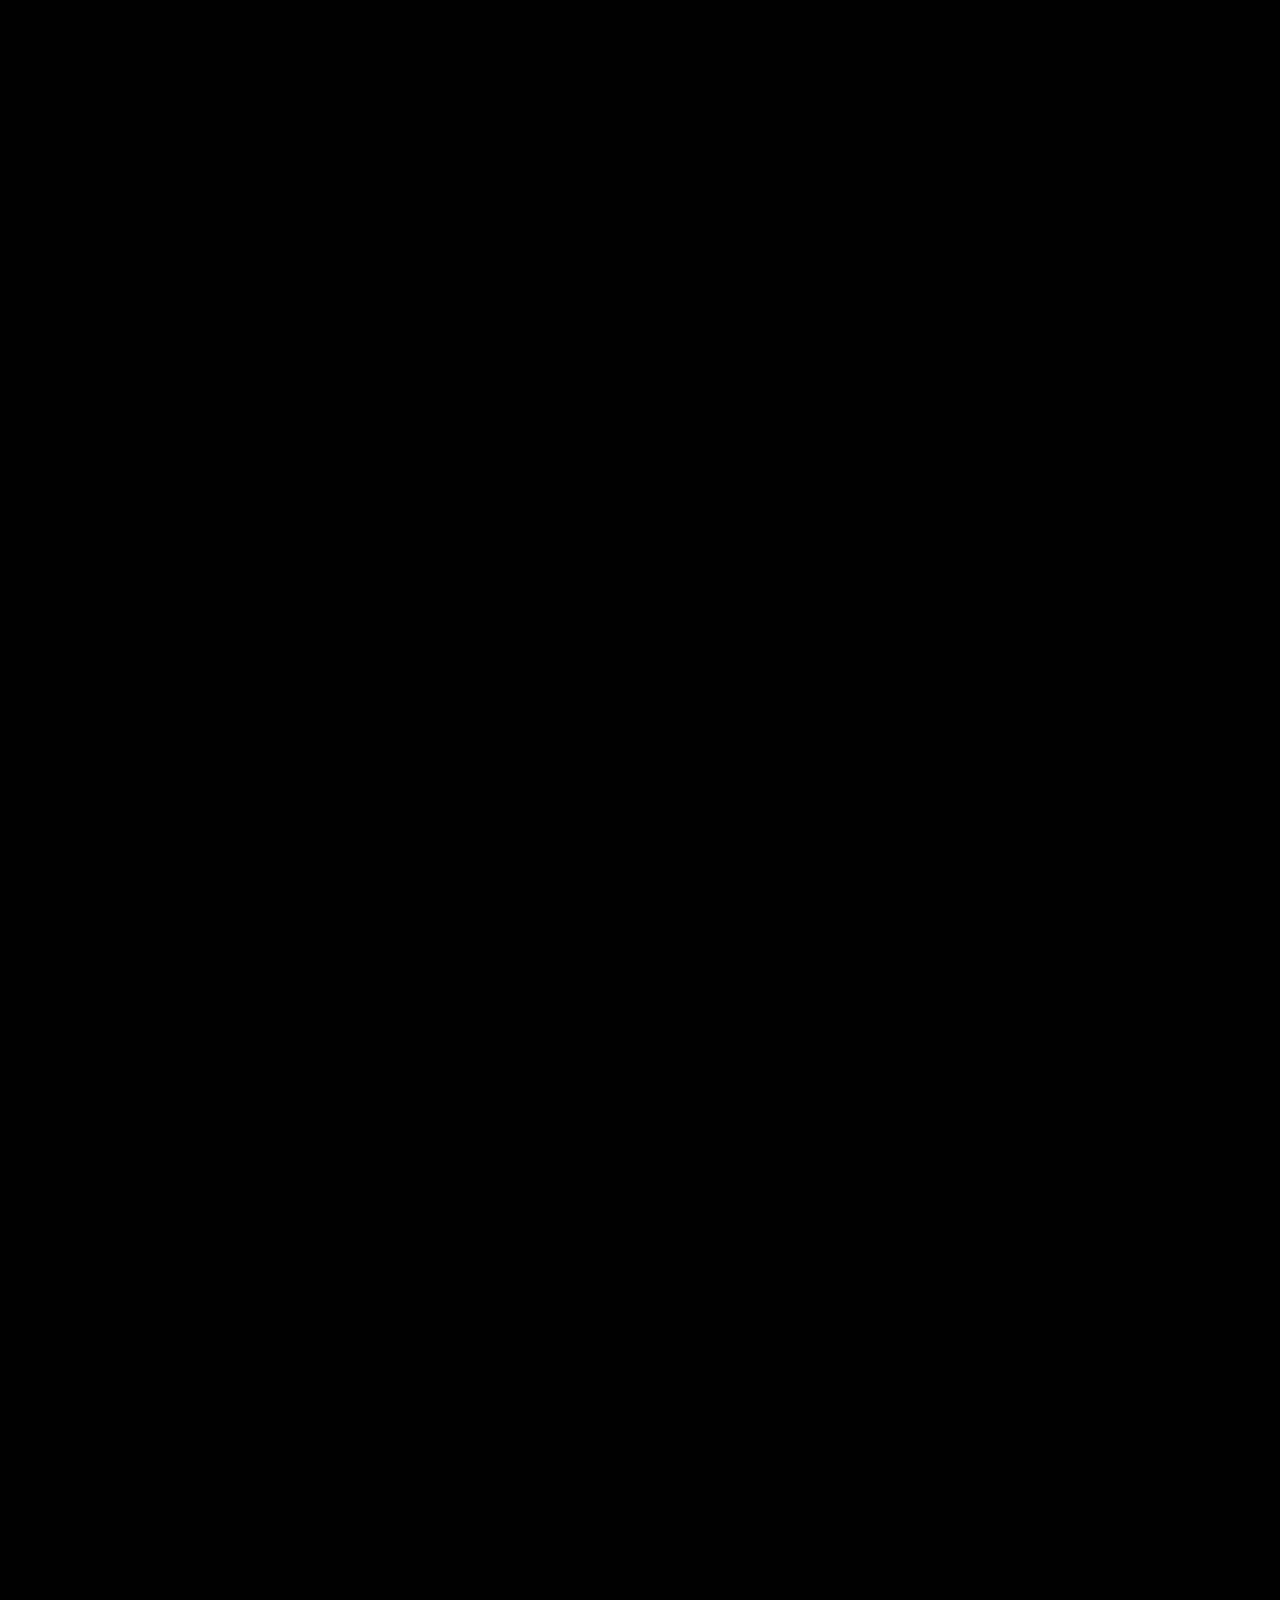
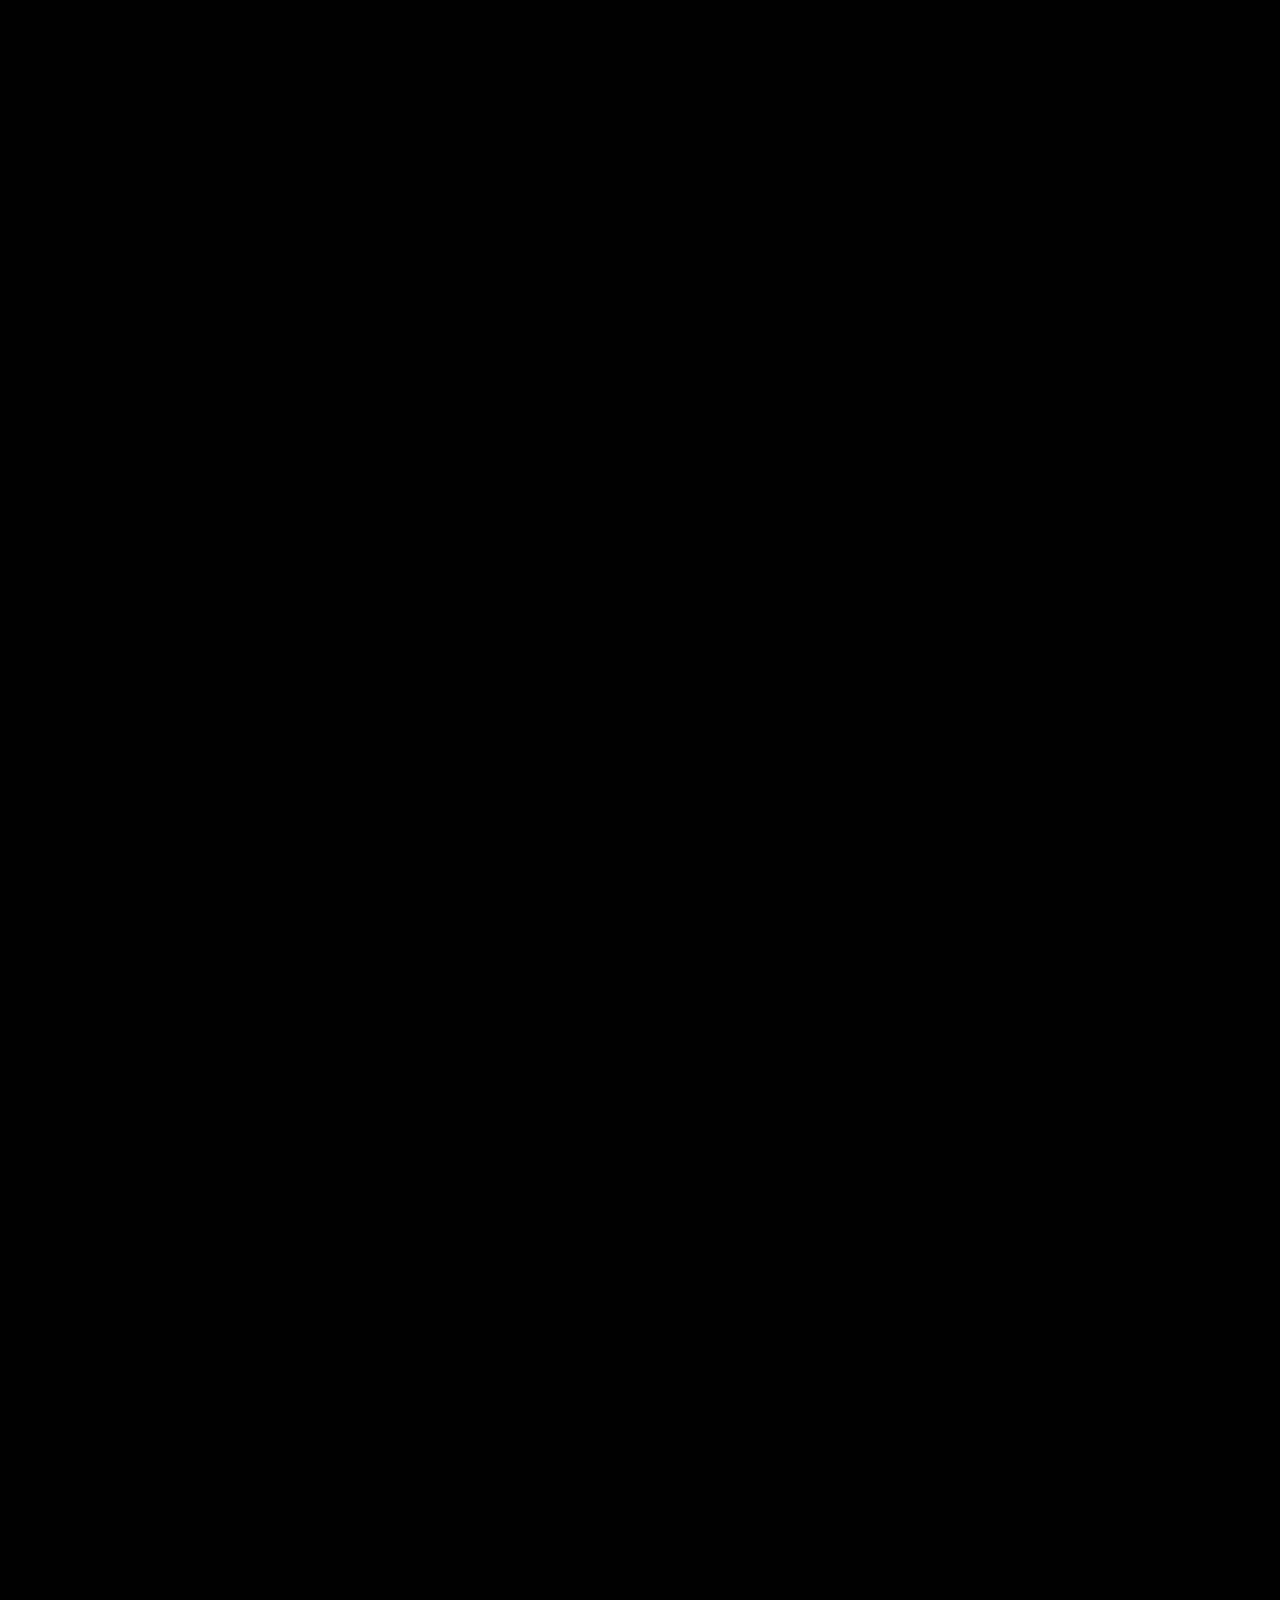
<file: mete-system.html>
<!doctype html>
<html lang="en" data-department="mete">
  <head>
    <meta charset="utf-8">
    <meta name="viewport" content="width=device-width, initial-scale=1">
    <title>IONG | METE SYSTEMS</title>
    <link rel="icon" href="assets/favicon.svg" type="image/svg+xml">
    <link rel="preconnect" href="https://fonts.googleapis.com">
    <link rel="preconnect" href="https://fonts.gstatic.com" crossorigin>
    <link href="https://fonts.googleapis.com/css2?family=Inter:wght@400&family=Orbitron:wght@400;500&display=swap" rel="stylesheet">
    <link rel="stylesheet" href="styles.css?v=20260506-roomier-nav">
    <script src="department-visit.js?v=20260505-page-time-assignment" defer></script>
  </head>
  <body>
    <main class="mete-demo">
      <section id="mete-scroll" class="scroll-scene" aria-label="Mete Systems scroll animation">
        <div class="sticky-stage">
          <nav class="nav">
            <a class="logo" href="index.html" aria-label="Back to department map">
              <img src="assets/subtract.svg" alt="">
              <span>IONG</span>
            </a>
            <div class="employee">
              <p>Employee</p>
              <span>#004582</span>
            </div>
          </nav>

          <div class="page-title" data-animate="pageTitle" data-node-id="207:2290">
            <div class="page-title-row" data-node-id="132:541">
              <h1 data-node-id="132:542">METE SYSTEMS</h1>
            </div>
            <p data-node-id="207:2288">Surplus to sustenance</p>
          </div>

          <div class="scroll-indicator" data-animate="scrollIndicator" data-node-id="236:873" aria-hidden="true">
            <p data-node-id="236:868">Scroll to Explore</p>
            <img src="assets/scroll-arrow.svg" alt="" data-node-id="236:872">
          </div>

          <div class="center-stage" aria-hidden="true">
            <div class="product-stack" data-animate="product">
              <img
                class="product-layer"
                data-animate="bottleClosed"
                src="assets/bottle.png"
                alt=""
              >
              <img
                class="product-layer"
                data-animate="bottleOpen"
                src="assets/bottle-open.png"
                alt=""
              >
              <img
                class="product-layer"
                data-animate="cap"
                src="assets/cap.png"
                alt=""
              >
              <img
                class="product-layer"
                data-animate="substrate"
                src="assets/substrate.png"
                alt=""
              >
            </div>
          </div>

          <section class="product-intro product-intro-protein" data-animate="productIntro" aria-label="Flǣsc protein substrate">
            <p class="protein-kicker" data-stagger="subtitle" data-node-id="227:1048">Protein substrate</p>
            <h2 class="protein-title" data-stagger="title" data-node-id="227:1049">Flǣsc (Flesh/Meat)</h2>
            <div class="protein-intro-group" data-node-id="227:946">
              <div class="protein-intro-image" data-node-id="227:951">
                <img src="assets/protein-intro-substrate-new.png" alt="Protein substrate pellets">
              </div>
              <div class="protein-benefits" data-node-id="227:953">
                <article class="protein-benefit" data-stagger="body" data-node-id="227:954">
                  <img src="assets/protein-intro-algae-icon.png" alt="">
                  <div>
                    <h3>Made from algae-based protein</h3>
                    <p>High-protein, low-resource, and land-efficient</p>
                  </div>
                </article>
                <article class="protein-benefit" data-stagger="body" data-node-id="227:960">
                  <img src="assets/protein-intro-muscle-icon.png" alt="">
                  <div>
                    <h3>Muscle Maintenance</h3>
                    <p>Maintains muscle function and supports recovery</p>
                  </div>
                </article>
              </div>
            </div>
          </section>

          <section class="product-intro product-intro-two" data-animate="productIntroTwo" aria-label="Hwǣte carbohydrate substrate">
            <p class="substrate-kicker substrate-kicker-two" data-stagger="subtitle" data-node-id="227:1051">Carbohydrate substrate</p>
            <h2 class="substrate-title substrate-title-two" data-stagger="title" data-node-id="227:1052">Hwǣte (Wheat)</h2>
            <div class="substrate-detail-group substrate-detail-two" data-node-id="227:969">
              <div class="substrate-benefits" data-node-id="227:1002">
                <article class="substrate-benefit" data-stagger="body" data-node-id="227:1003">
                  <img src="assets/carb-intro-vegetable-icon.png" alt="">
                  <div>
                    <h3>Made from surplus vegetable</h3>
                    <p>Reduces food waste and resource use</p>
                  </div>
                </article>
                <article class="substrate-benefit" data-stagger="body" data-node-id="227:1009">
                  <img src="assets/carb-intro-energy-icon.png" alt="">
                  <div>
                    <h3>Energy Release</h3>
                    <p>Provides steady energy throughout the day</p>
                  </div>
                </article>
              </div>
              <div class="substrate-detail-image substrate-detail-image-two" data-node-id="227:1000">
                <img src="assets/carb-intro-substrate-new.png" alt="Carbohydrate substrate pieces">
              </div>
            </div>
          </section>

          <section class="product-intro product-intro-three" data-animate="productIntroThree" aria-label="Fǣtt lipid substrate">
            <p class="substrate-kicker substrate-kicker-three" data-stagger="subtitle" data-node-id="227:1054">Lipid substrate</p>
            <h2 class="substrate-title substrate-title-three" data-stagger="title" data-node-id="227:1055">Fǣtt (Fat)</h2>
            <div class="substrate-detail-group substrate-detail-three" data-node-id="227:1017">
              <div class="substrate-detail-image substrate-detail-image-three" data-node-id="227:1046">
                <img src="assets/lipid-intro-substrate-new.png" alt="Lipid substrate pieces">
              </div>
              <div class="substrate-benefits" data-node-id="227:1032">
                <article class="substrate-benefit" data-stagger="body" data-node-id="227:1033">
                  <img src="assets/lipid-intro-seed-icon.png" alt="">
                  <div>
                    <h3>Made from seed-derived oils</h3>
                    <p>Renewable and widely available source</p>
                  </div>
                </article>
                <article class="substrate-benefit substrate-benefit-muted" data-stagger="body" data-node-id="227:1039">
                  <img src="assets/lipid-intro-metabolic-icon.png" alt="">
                  <div>
                    <h3>Metabolic Stability</h3>
                    <p>Maintains stable energy regulation over time</p>
                  </div>
                </article>
              </div>
            </div>
          </section>
        </div>
      </section>
    </main>

    <script src="script.js?v=20260505-mete-shorter-scroll"></script>
  </body>
</html>
</file>
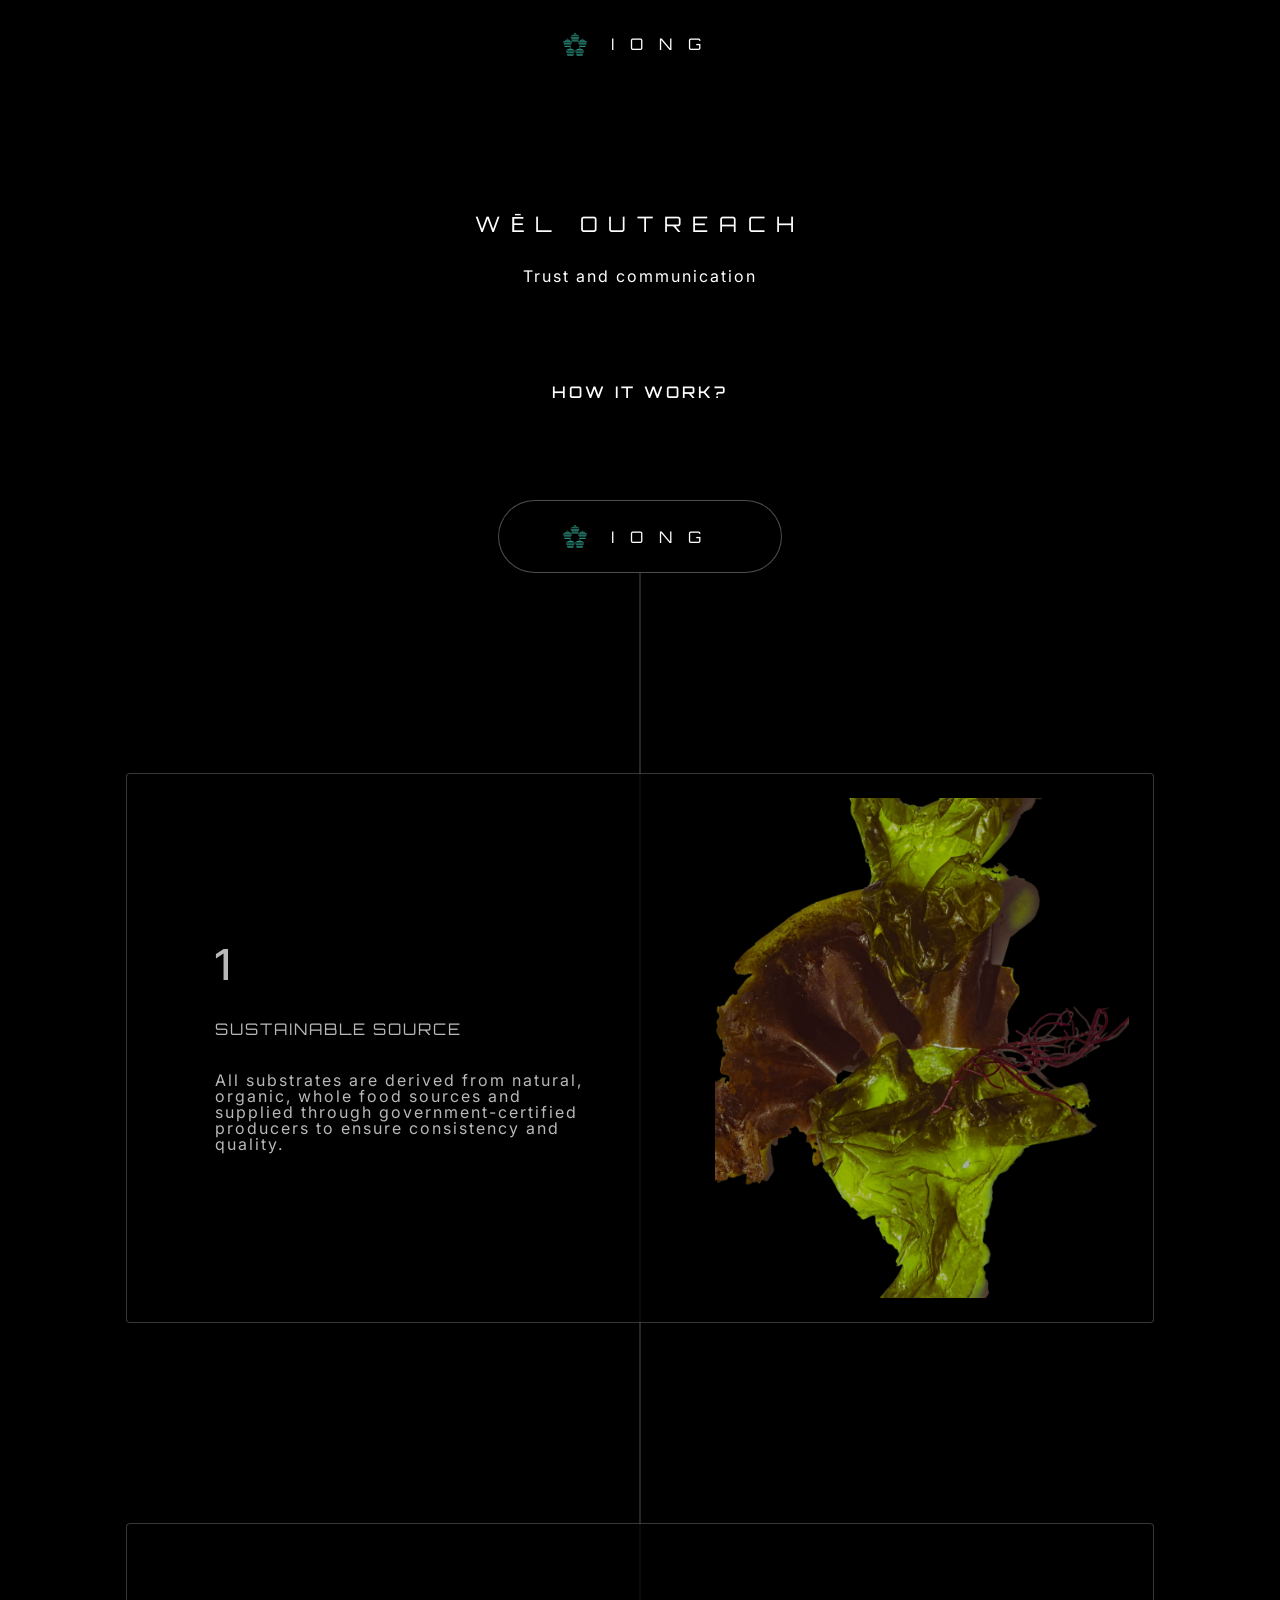
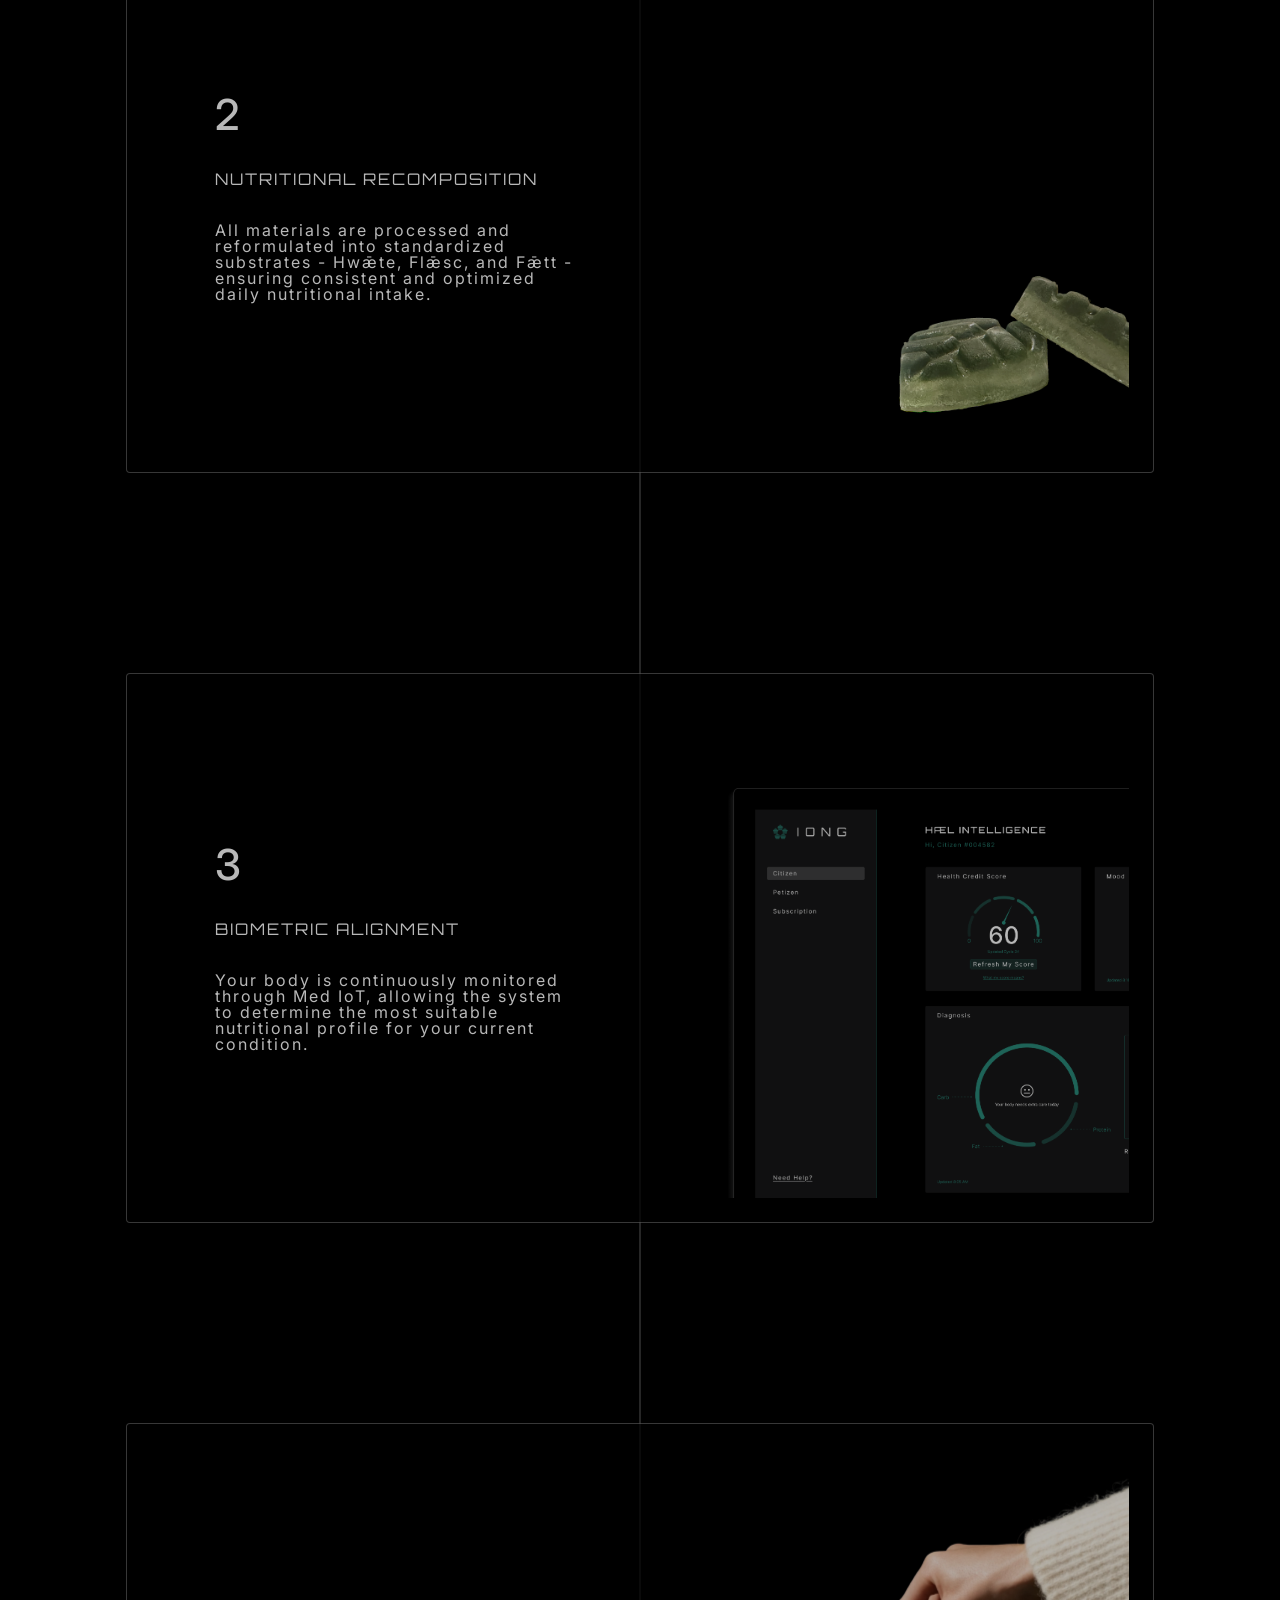
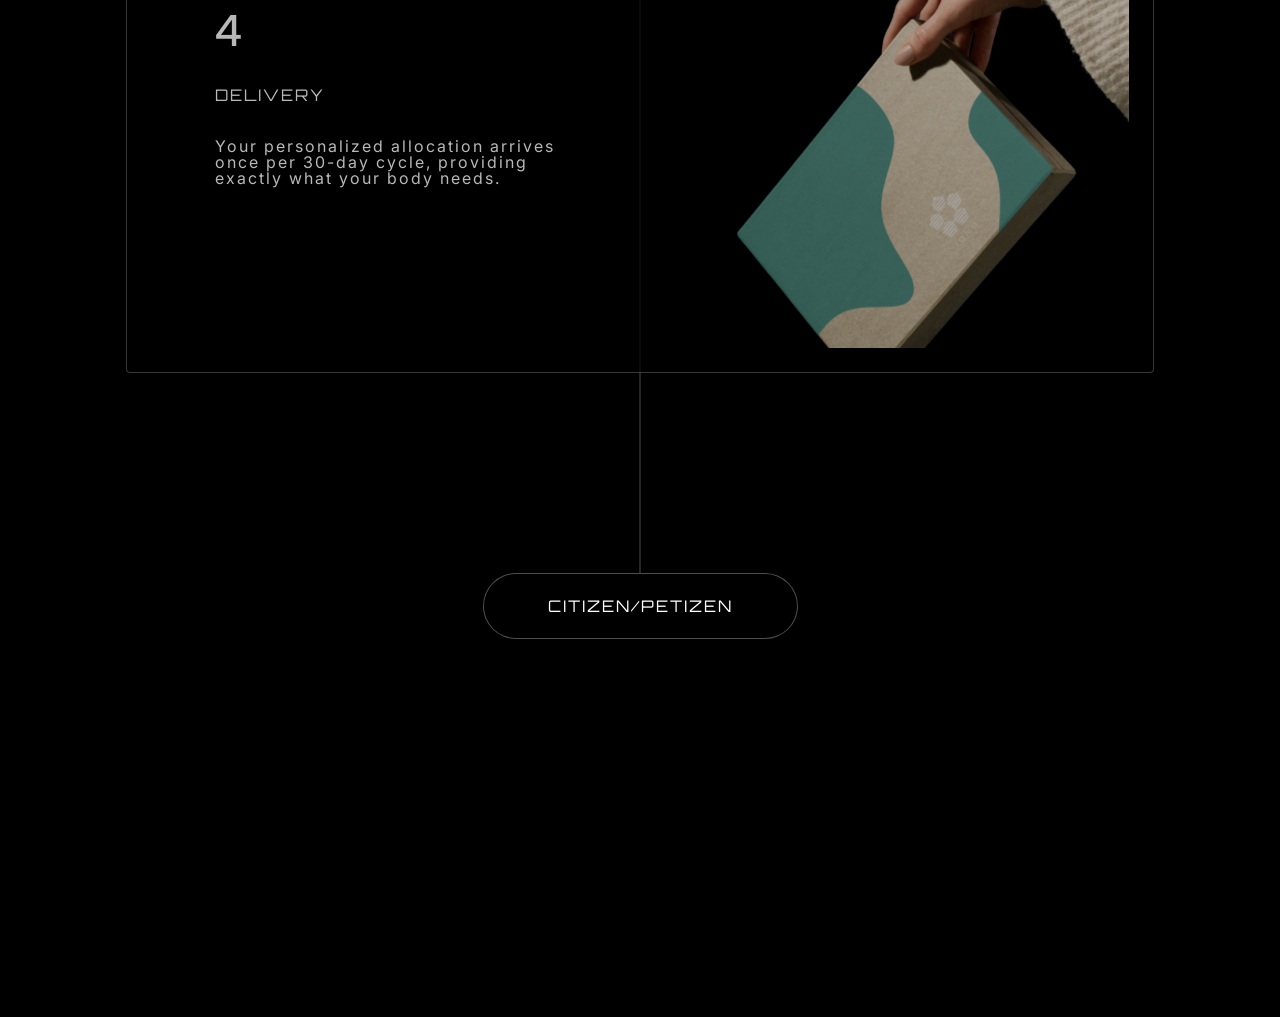
<file: wel-outreach.html>
<!doctype html>
<html lang="en" data-department="wel">
  <head>
    <meta charset="utf-8">
    <meta name="viewport" content="width=device-width, initial-scale=1">
    <title>IONG | WĒL OUTREACH</title>
    <link rel="icon" href="assets/favicon.svg" type="image/svg+xml">
    <link rel="preconnect" href="https://fonts.googleapis.com">
    <link rel="preconnect" href="https://fonts.gstatic.com" crossorigin>
    <link href="https://fonts.googleapis.com/css2?family=Inter:wght@400;500&family=Orbitron:wght@400;500&display=swap" rel="stylesheet">
    <link rel="stylesheet" href="wel-outreach.css?v=20260506-roomier-nav">
    <script src="department-visit.js?v=20260505-page-time-assignment" defer></script>
  </head>
  <body>
    <main class="wel-page">
      <nav class="nav">
        <a class="logo" href="index.html" aria-label="Back to department map">
          <img src="assets/subtract.svg" alt="">
          <span>IONG</span>
        </a>
        <div class="employee">
          <p>Employee</p>
          <span>#004582</span>
        </div>
      </nav>

      <header class="page-title" data-node-id="258:1587">
        <div class="page-title-row" data-node-id="258:1588">
          <h1 data-node-id="258:1589">WĒL OUTREACH</h1>
        </div>
        <p data-node-id="258:1590">Trust and communication</p>
      </header>

      <section class="process" aria-label="WĒL Outreach process" data-node-id="261:1780">
        <h2 data-node-id="262:1975">How it work?</h2>

        <div class="process-track" data-process-track data-node-id="261:1781">
          <div class="current-line" aria-hidden="true">
            <span class="current-pulse"></span>
          </div>

          <div class="process-node process-logo-node" data-node-id="265:2178" aria-hidden="true">
            <img src="assets/subtract.svg" alt="">
            <span>IONG</span>
          </div>

          <article class="process-card" data-node-id="264:2143">
            <div class="process-copy" data-node-id="264:2145">
              <strong data-node-id="264:2146">1</strong>
              <h3 data-node-id="264:2147">Sustainable Source</h3>
              <p data-node-id="264:2148">
                All substrates are derived from natural, organic, whole food sources and supplied through
                government-certified producers to ensure consistency and quality.
              </p>
            </div>
            <div class="process-media source-media" data-node-id="264:2149">
              <img src="assets/wel-source.png" alt="Organic source material">
            </div>
          </article>

          <article class="process-card" data-node-id="264:2150">
            <div class="process-copy" data-node-id="264:2152">
              <strong data-node-id="264:2153">2</strong>
              <h3 data-node-id="264:2154">Nutritional Recomposition</h3>
              <p data-node-id="264:2155">
                All materials are processed and reformulated into standardized substrates - Hwǣte,
                Flǣsc, and Fǣtt - ensuring consistent and optimized daily nutritional intake.
              </p>
            </div>
            <div class="process-media recomposition-media" data-node-id="265:2201">
              <img src="assets/wel-recomposition.png" alt="Standardized nutritional substrates">
            </div>
          </article>

          <article class="process-card" data-node-id="264:2157">
            <div class="process-copy" data-node-id="264:2159">
              <strong data-node-id="264:2160">3</strong>
              <h3 data-node-id="264:2161">Biometric Alignment</h3>
              <p data-node-id="264:2162">
                Your body is continuously monitored through Med IoT, allowing the system to determine
                the most suitable nutritional profile for your current condition.
              </p>
            </div>
            <div class="process-media biometric-media" data-node-id="264:2163">
              <img src="assets/wel-biometric.png" alt="Biometric dashboard interface">
            </div>
          </article>

          <article class="process-card" data-node-id="264:2164">
            <div class="process-copy" data-node-id="264:2166">
              <strong data-node-id="264:2167">4</strong>
              <h3 data-node-id="264:2168">Delivery</h3>
              <p data-node-id="264:2169">
                Your personalized allocation arrives once per 30-day cycle, providing exactly what your body needs.
              </p>
            </div>
            <div class="process-media delivery-media" data-node-id="264:2170">
              <img src="assets/wel-delivery.png" alt="Personalized allocation delivery">
            </div>
          </article>

          <div class="process-node citizen-node" data-node-id="265:2183">Citizen/Petizen</div>
        </div>
      </section>
    </main>

    <script src="wel-outreach.js?v=20260505-dynamic-flow"></script>
  </body>
</html>
</file>
<file: department-map.css>
:root {
  --background: #000000;
  --primary: #2a8a7a;
  --secondary: #ffffff;
}

* {
  box-sizing: border-box;
}

html,
body {
  width: 100%;
  min-width: 320px;
  height: 100%;
  margin: 0;
  background: var(--background);
  color: var(--secondary);
  font-family: Inter, Arial, sans-serif;
  overflow: hidden;
}

button,
a {
  font: inherit;
}

img {
  display: block;
  user-select: none;
}

.department-page {
  height: 100vh;
  display: flex;
  flex-direction: column;
  overflow: hidden;
  background: var(--background);
}

.dept-nav {
  position: relative;
  flex: 0 0 auto;
  display: flex;
  align-items: center;
  justify-content: center;
  padding: 48px clamp(24px, 4.17vw, 80px);
  transition: opacity 400ms ease;
}

.department-page:has([data-loading]:not(.is-done)) .dept-nav {
  opacity: 0;
  pointer-events: none;
}

.dept-logo {
  position: absolute;
  left: 50%;
  transform: translateX(-50%);
  display: flex;
  align-items: center;
  gap: 24px;
  color: var(--secondary);
  text-decoration: none;
}

.dept-logo img {
  width: 24px;
  height: 23px;
}

.dept-logo span {
  font-family: Orbitron, sans-serif;
  font-size: 14px;
  line-height: 1;
  letter-spacing: 16px;
}

.employee {
  display: none;
  flex-direction: column;
  align-items: flex-start;
  gap: 4px;
  font-weight: 400;
  line-height: 1;
}

.employee p {
  margin: 0;
  color: var(--secondary);
  font-family: Orbitron, sans-serif;
  font-size: 16px;
  line-height: 1;
  letter-spacing: 2px;
  text-transform: uppercase;
  white-space: nowrap;
}

.employee span {
  color: var(--primary);
  font-size: 10px;
  line-height: 1;
}

.dept-main {
  flex: 1 1 auto;
  min-height: 0;
  display: flex;
  flex-direction: column;
  align-items: center;
  justify-content: center;
  padding: 40px clamp(24px, 4.17vw, 80px);
  overflow: hidden;
}

.cursor {
  color: var(--primary);
  animation: cursor-blink 900ms steps(2, end) infinite;
}

.cursor.is-hidden {
  display: none;
}

.map-stage {
  position: relative;
  width: min(900px, 100%, calc((100vh - 238px) * 1.4516));
  max-height: 100%;
  aspect-ratio: 900 / 620;
  transform-style: preserve-3d;
  transform: perspective(1000px) rotateX(var(--tilt-x, 0deg)) rotateY(var(--tilt-y, 0deg));
  transition: transform 120ms ease-out;
}

.loading-overlay {
  position: fixed;
  inset: 0;
  z-index: 80;
  background: var(--background);
  opacity: 1;
  overflow: hidden;
  transition: opacity 520ms cubic-bezier(0.22, 1, 0.36, 1), visibility 520ms cubic-bezier(0.22, 1, 0.36, 1);
}

.loading-overlay.is-done {
  opacity: 0;
  visibility: hidden;
}

.loading-face-nav {
  display: none;
}

.loading-face-nav img {
  width: 24px;
  height: 23px;
}

.loading-face-nav span {
  font-family: Orbitron, sans-serif;
  font-size: 14px;
  font-weight: 400;
  line-height: 1;
  letter-spacing: 16px;
  color: var(--secondary);
}

.loading-figure {
  position: absolute;
  bottom: 0;
  left: 0;
  right: 0;
  height: min(460px, 44vh);
  z-index: 1;
  pointer-events: none;
}

.loading-figure img {
  display: block;
  width: 100%;
  height: 100%;
  object-fit: cover;
  object-position: center top;
}

.loading-scantrack {
  position: absolute;
  left: 0;
  right: 0;
  top: 20vh;
  z-index: 3;
  transition: opacity 300ms ease;
}

.loading-scanrow {
  position: relative;
  height: 24px;
}


.loading-scanline {
  position: absolute;
  left: 0;
  right: 0;
  top: 50%;
  height: 1px;
  transform: translateY(-50%);
  background: rgba(232, 234, 235, 0.72);
  box-shadow: 0 0 20px rgba(232, 234, 235, 0.2);
}

.loading-face-percent,
.loading-verified {
  position: absolute;
  top: 50%;
  left: 50%;
  z-index: 1;
  transform: translate(-50%, -50%);
  margin: 0;
  padding: 0 16px;
  background: var(--background);
  color: var(--secondary);
  font-family: Orbitron, sans-serif;
  font-size: 16px;
  font-weight: 400;
  line-height: 1;
  letter-spacing: 2px;
  text-transform: uppercase;
  white-space: nowrap;
  transition: opacity 220ms ease;
}

.loading-verified {
  opacity: 0;
}

.loading-overlay.is-verified .loading-face-percent {
  opacity: 0;
}

.loading-overlay.is-verified .loading-verified {
  opacity: 1;
}

.nodes-canvas {
  position: absolute;
  inset: 0;
  width: 100%;
  height: 100%;
  z-index: 2;
  pointer-events: none;
}

.nodes-canvas.is-morphing {
  transform: scale(var(--nodes-final-scale, 0.3));
}

.pentagon-map {
  position: absolute;
  inset: 0;
  width: 100%;
  height: 100%;
}

.pentagon-layer {
  opacity: 0;
  transform-box: fill-box;
  transform-origin: 450px 310px;
  transform: scale(0.88) rotate(-5deg);
}

.department-page.is-ready .pentagon-layer {
  animation: pentagon-enter 1120ms cubic-bezier(0.22, 1, 0.36, 1) forwards;
}

.department-page.is-ready .layer-one {
  animation-delay: 450ms;
}

.department-page.is-ready .layer-two {
  animation-delay: 300ms;
}

.department-page.is-ready .layer-three {
  animation-delay: 150ms;
}

.department-page.is-ready .layer-four {
  animation-delay: 0ms;
}

.pentagon-layer polygon {
  fill: #ffffff;
}

.layer-one polygon { fill-opacity: 0.10; }
.layer-two polygon { fill-opacity: 0.14; }
.layer-three polygon { fill-opacity: 0.18; }
.layer-four polygon { fill-opacity: 0.24; }

.dept-label {
  position: absolute;
  display: block;
  opacity: 0;
  padding: 0;
  border: 0;
  background: transparent;
  color: var(--secondary);
  font-family: Orbitron, sans-serif;
  font-size: 16px;
  line-height: 1;
  letter-spacing: 2px;
  text-transform: uppercase;
  white-space: nowrap;
  cursor: default;
  pointer-events: none;
  transform: translate3d(var(--label-anchor-x, 0), var(--label-anchor-y, 0), 0) translateY(14px);
  transition: opacity 720ms cubic-bezier(0.22, 1, 0.36, 1), transform 720ms cubic-bezier(0.22, 1, 0.36, 1), color 150ms ease;
  will-change: opacity, transform;
}

.dept-label::before {
  content: "";
  position: absolute;
  display: block;
  inset: -18px -28px;
}

.dept-label > span {
  pointer-events: none;
}

.dept-wel::before {
  inset: -34px -96px -42px -44px;
}

.dept-label.is-ready {
  opacity: 1;
  cursor: pointer;
  pointer-events: auto;
  transform: translate3d(var(--label-anchor-x, 0), var(--label-anchor-y, 0), 0) translateY(0);
}

.dept-label:hover,
.dept-label:focus-visible,
.dept-label.is-hovered {
  color: var(--primary);
  outline: none;
}

.dept-hover-preview {
  position: absolute;
  left: calc(100% + 56px);
  top: 50%;
  width: 77px;
  height: 77px;
  overflow: hidden;
  opacity: 0;
  visibility: hidden;
  z-index: 3;
  border-radius: 1.848px;
  transform: translateY(-50%) translateX(-8px) scale(0.98);
  transition: opacity 220ms ease, transform 260ms cubic-bezier(0.22, 1, 0.36, 1);
  pointer-events: none;
  will-change: opacity, transform;
}

.dept-lif .dept-hover-preview {
  right: calc(100% + 56px);
  left: auto;
  transform: translateY(-50%) translateX(8px) scale(0.98);
}

.dept-hover-lock {
  position: absolute;
  height: 77px;
}

.dept-lock-icon {
  position: absolute;
  left: calc(50% + 0.5px);
  top: 50%;
  width: 40px;
  height: 40px;
  transform: translate(-50%, -50%);
}

.dept-lock-body {
  position: absolute;
  left: 16.92%;
  top: 8.58%;
  width: 66.16%;
  height: 82.84%;
  max-width: none;
}

.dept-lock-keyhole {
  position: absolute;
  left: 45.83%;
  top: 58.13%;
  width: 8.34%;
  height: 16.08%;
  max-width: none;
}

.dept-label:hover .dept-hover-preview,
.dept-label:focus-visible .dept-hover-preview,
.dept-label.is-hovered .dept-hover-preview {
  opacity: 1;
  visibility: visible;
  transform: translateY(-50%) translateX(0) scale(1);
}

.onboard-badge {
  position: absolute;
  left: 50%;
  top: 48%;
  z-index: 30;
  display: flex;
  align-items: center;
  justify-content: center;
  width: 320px;
  height: 96px;
  padding: 0;
  overflow: hidden;
  border: 0;
  border-radius: 4px;
  background: transparent;
  color: var(--secondary);
  font-family: Orbitron, sans-serif;
  font-size: 10px;
  font-weight: 400;
  line-height: 1;
  letter-spacing: 1.6px;
  text-transform: uppercase;
  white-space: nowrap;
  opacity: 0;
  pointer-events: none;
  transform: translate(-50%, calc(-50% + 28px)) scale(0.965);
  transition:
    border-color 220ms ease,
    box-shadow 220ms ease,
    opacity 520ms ease,
    transform 520ms cubic-bezier(0.22, 1, 0.36, 1);
}

.onboard-badge::before {
  content: none;
}

.onboard-badge::after {
  content: none;
}

.onboard-badge span {
  position: relative;
  z-index: 1;
  display: inline-flex;
  align-items: center;
  justify-content: center;
  width: 188px;
  height: 28px;
  overflow: hidden;
  text-align: center;
  pointer-events: none;
  transform: scale(1);
  transition: transform 220ms cubic-bezier(0.22, 1, 0.36, 1);
}

.onboard-badge span::before {
  content: "";
  position: absolute;
  inset: 0;
  background: linear-gradient(90deg, transparent, rgba(255, 255, 255, 0.08), transparent);
  opacity: 0;
  pointer-events: none;
  transform: translateX(-100%);
}

.onboard-badge span::after {
  content: "";
  position: absolute;
  left: -10%;
  top: 0;
  width: 120%;
  height: 1px;
  background: rgba(255, 255, 255, 0.72);
  box-shadow:
    0 0 12px rgba(255, 255, 255, 0.26),
    0 0 24px rgba(42, 138, 122, 0.16);
  opacity: 0;
  pointer-events: none;
}

.department-page.is-ready.is-onboarded .onboard-badge {
  opacity: 1;
  pointer-events: auto;
  transform: translate(-50%, -50%) scale(1);
  animation: onboard-badge-enter 980ms cubic-bezier(0.22, 1, 0.36, 1) 620ms both;
  transition-delay: 0ms;
}

.department-page.is-ready.is-onboarded .onboard-badge::before {
  animation: none;
}

.department-page.is-ready.is-onboarded .onboard-badge::after {
  animation: none;
}

.department-page.is-ready.is-onboarded .onboard-badge span::before {
  animation: onboard-badge-light-sweep 1500ms cubic-bezier(0.22, 1, 0.36, 1) 1300ms both;
}

.department-page.is-ready.is-onboarded .onboard-badge span::after {
  animation: onboard-badge-scan 1300ms ease-in-out 900ms both;
}

.department-page.is-ready.is-onboarded .onboard-badge:focus-visible,
.department-page.is-ready.is-onboarded .onboard-badge.is-hovered {
  outline: none;
  box-shadow: none;
  transform: translate(-50%, -50%) scale(1);
}

.department-page.is-ready.is-onboarded .onboard-badge:focus-visible span,
.department-page.is-ready.is-onboarded .onboard-badge.is-hovered span {
  transform: scale(1.06);
}

.dept-mete {
  left: 50%;
  top: 7.419%;
  --label-anchor-x: -50%;
  --label-anchor-y: -100%;
}

.dept-wel {
  left: 77.9%;
  top: 38.316%;
  --label-anchor-x: 0;
  --label-anchor-y: -50%;
}

.dept-lic {
  left: 67.244%;
  top: 88.33%;
  --label-anchor-x: 0;
  --label-anchor-y: 0;
}

.dept-lif {
  left: 32.756%;
  top: 88.33%;
  --label-anchor-x: -100%;
  --label-anchor-y: 0;
}

.dept-hael {
  left: 22.1%;
  top: 38.316%;
  --label-anchor-x: -100%;
  --label-anchor-y: -50%;
}

.department-detail-overlay {
  position: fixed;
  left: var(--detail-left, 50%);
  top: var(--detail-top, 50%);
  z-index: 28;
  width: 642px;
  height: 404px;
  overflow: hidden;
  border: 1px solid rgba(255, 255, 255, 0.3);
  border-radius: 4px;
  background: var(--background);
  box-shadow:
    0 0 0 1px rgba(255, 255, 255, 0.04),
    0 0 24px rgba(255, 255, 255, 0.08);
  color: var(--secondary);
  opacity: 0;
  pointer-events: none;
  transform: translate(var(--detail-x, -50%), calc(var(--detail-y, -50%) + 18px)) scale(0.965);
  transition: opacity 220ms ease, transform 340ms cubic-bezier(0.22, 1, 0.36, 1);
  will-change: opacity, transform;
}

.department-detail-overlay[aria-hidden="true"] {
  visibility: hidden;
}

.department-detail-overlay.is-open {
  visibility: visible;
  opacity: 1;
  transform: translate(var(--detail-x, -50%), var(--detail-y, -50%)) scale(1);
}

.department-detail-overlay.is-from-mete {
  --detail-left: 50%;
  --detail-top: 25%;
  --detail-x: -50%;
  --detail-y: 0%;
}

.department-detail-overlay.is-from-wel {
  --detail-left: calc(50% + min(28vw, 360px));
  --detail-top: 50%;
  --detail-x: -50%;
  --detail-y: -50%;
}

.department-detail-overlay.is-from-hael {
  --detail-left: calc(50% - min(28vw, 360px));
  --detail-top: 50%;
  --detail-x: -50%;
  --detail-y: -50%;
}

.department-detail-overlay.is-from-lic {
  --detail-left: calc(50% + min(28vw, 360px));
  --detail-top: 76%;
  --detail-x: -50%;
  --detail-y: -100%;
}

.department-detail-overlay.is-from-lif {
  --detail-left: calc(50% - min(28vw, 360px));
  --detail-top: 76%;
  --detail-x: -50%;
  --detail-y: -100%;
}

.department-detail-heading {
  position: absolute;
  left: 55px;
  top: 31px;
  width: 432px;
  display: flex;
  flex-direction: column;
  align-items: flex-start;
  gap: 2px;
  font-weight: 400;
  line-height: 1;
  letter-spacing: 2px;
}

.department-detail-heading p,
.department-detail-heading span,
.department-detail-copy {
  margin: 0;
}

.department-detail-heading p {
  font-family: Orbitron, sans-serif;
  font-size: 16px;
  text-transform: uppercase;
}

.department-detail-heading span {
  font-size: 16px;
}

.department-detail-media {
  position: absolute;
  left: -62px;
  top: 22px;
  width: 403px;
  height: 403px;
}

.department-detail-media > img {
  width: 100%;
  height: 100%;
  max-width: none;
  object-fit: cover;
}

.department-detail-media > img[hidden] {
  display: none;
}


.department-detail-media.is-mete {
  left: 55px;
  top: 106px;
  width: 160px;
  height: 218px;
}

.department-detail-media.is-mete img {
  object-fit: contain;
}

.department-detail-media.is-hael {
  left: 55px;
  top: 106px;
  width: 160px;
  height: 208px;
}

.department-detail-media.is-hael img {
  object-fit: cover;
}

.department-detail-media.is-wel {
  left: 55px;
  top: 115px;
  width: 160px;
  height: 208px;
}

.department-detail-media.is-wel img {
  object-fit: contain;
}

.department-detail-media.is-muted {
  filter: grayscale(0.85);
  opacity: 0.42;
}

.department-detail-media.is-locked {
  left: 55px;
  top: 115px;
  width: 160px;
  height: 208px;
  overflow: hidden;
  border-radius: 4px;
}

.department-detail-lock {
  position: absolute;
  left: 50%;
  top: 50%;
  width: 64px;
  height: 64px;
  display: none;
  transform: translate(-50%, -50%);
}

.department-detail-lock:not([hidden]) {
  display: block;
}

.department-detail-lock-body {
  position: absolute;
  left: 16.92%;
  top: 8.58%;
  width: 66.16%;
  height: 82.84%;
  max-width: none;
}

.department-detail-lock-keyhole {
  position: absolute;
  left: 45.83%;
  top: 58.13%;
  width: 8.34%;
  height: 16.08%;
  max-width: none;
}

.department-detail-copy {
  position: absolute;
  left: 258px;
  top: 181px;
  width: 321px;
  color: var(--secondary);
  font-size: 14px;
  line-height: 1.18;
  letter-spacing: 0;
  transform: none;
}

.department-detail-restricted-copy {
  position: absolute;
  left: 258px;
  top: 50%;
  width: 321px;
  display: flex;
  flex-direction: column;
  gap: 24px;
  transform: translateY(calc(-50% + 18px));
}

.department-detail-restricted-copy[hidden] {
  display: none;
}

.department-detail-restricted-heading,
.department-detail-restricted-body {
  margin: 0;
  color: var(--secondary);
  line-height: 1;
}

.department-detail-restricted-heading {
  font-size: 16px;
  letter-spacing: 2px;
}

.department-detail-restricted-body {
  font-size: 14px;
  letter-spacing: 0;
  line-height: 1.18;
}

.restricted-overlay {
  position: fixed;
  inset: 0;
  z-index: 50;
  display: flex;
  align-items: center;
  justify-content: center;
  padding: 24px;
  background: rgba(0, 0, 0, 0.88);
  opacity: 0;
  transition: opacity 240ms ease;
}

.restricted-overlay.is-open {
  opacity: 1;
}

.restricted-overlay[hidden] {
  display: none;
}

.restricted-modal {
  position: relative;
  width: min(1200px, calc(100vw - 48px), calc((100vh - 48px) * 1.5));
  aspect-ratio: 1200 / 800;
  border: 1px solid rgba(255, 255, 255, 0.3);
  box-shadow:
    0 0 0 1px rgba(255, 255, 255, 0.04),
    0 0 24px rgba(255, 255, 255, 0.08);
  background: var(--background);
  overflow: hidden;
  transform: scale(0.96);
  opacity: 0;
  transition: transform 260ms cubic-bezier(0.22, 1, 0.36, 1), opacity 220ms ease;
}

.restricted-overlay.is-open .restricted-modal {
  transform: scale(1);
  opacity: 1;
}

.restricted-heading {
  position: absolute;
  left: 4.917%;
  top: 7.125%;
  display: flex;
  flex-direction: column;
  align-items: flex-start;
  gap: 8px;
  color: var(--secondary);
}

.restricted-title,
.restricted-subtitle,
.restricted-copy,
.restricted-card p {
  margin: 0;
}

.restricted-title {
  font-family: Orbitron, sans-serif;
  font-size: clamp(18px, 2.667vw, 32px);
  font-weight: 400;
  line-height: 1;
  letter-spacing: clamp(5px, 1.333vw, 16px);
  text-transform: uppercase;
  white-space: nowrap;
}

.restricted-subtitle {
  font-size: clamp(14px, 2vw, 24px);
  line-height: 1;
  letter-spacing: 2px;
}

.restricted-close {
  position: absolute;
  right: 5.083%;
  top: 7.125%;
  width: clamp(32px, 3.333vw, 40px);
  height: clamp(32px, 3.333vw, 40px);
  padding: 0;
  border: 1px solid #ffffff;
  border-radius: 4px;
  background: transparent;
  overflow: hidden;
  cursor: pointer;
  transition: background 150ms ease;
}

.restricted-close:hover,
.restricted-close:focus-visible {
  background: rgba(255, 255, 255, 0.08);
  outline: none;
}

.restricted-close img {
  position: absolute;
  left: 50%;
  top: 50%;
  width: 12.5px;
  height: 12.5px;
  max-width: none;
  transform: translate(-50%, -50%);
  filter: brightness(0) invert(1);
}

.restricted-content {
  position: absolute;
  left: 50%;
  top: 32%;
  width: 90%;
  max-width: calc(100% - 120px);
  display: flex;
  flex-direction: column;
  align-items: center;
  gap: 24px;
  transform: translateX(-50%);
}

.restricted-card {
  position: relative;
  width: min(489px, 45.278%);
  aspect-ratio: 489 / 372;
  min-width: 280px;
  height: auto;
  max-width: 100%;
  background: rgba(232, 234, 235, 0.1);
}

.restricted-card p,
.restricted-copy {
  color: var(--primary);
  font-size: clamp(11px, 1.333vw, 16px);
  line-height: 1;
  letter-spacing: 2px;
  white-space: nowrap;
}

.restricted-card p {
  position: absolute;
  left: calc(50% + 0.5px);
  top: calc(50% + 32px);
  font-size: clamp(12px, 1.333vw, 16px);
  transform: translateX(-50%);
}

.restricted-lock-icon {
  position: absolute;
  left: calc(50% + 0.5px);
  top: calc(50% - 19px);
  width: 40px;
  height: 40px;
  transform: translate(-50%, -50%);
}

@keyframes cursor-blink {
  0%,
  45% {
    opacity: 1;
  }

  46%,
  100% {
    opacity: 0;
  }
}

@keyframes face-scan-sweep {
  from {
    transform: translateY(0);
  }

  to {
    transform: translateY(40vh);
  }
}

@keyframes onboard-badge-enter {
  to {
    opacity: 1;
    transform: translate(-50%, -50%) scale(1);
  }
}

@keyframes onboard-badge-scan {
  0% {
    top: 0;
    opacity: 0;
  }

  12%,
  82% {
    opacity: 1;
  }

  100% {
    top: 100%;
    opacity: 0;
  }
}

@keyframes onboard-badge-light-sweep {
  0% {
    opacity: 0;
    transform: translateX(-100%);
  }

  35% {
    opacity: 1;
  }

  100% {
    opacity: 0;
    transform: translateX(100%);
  }
}

@keyframes pentagon-enter {
  0% {
    opacity: 0;
    transform: scale(0.88) rotate(-5deg);
  }

  45% {
    opacity: 1;
  }

  to {
    opacity: 1;
    transform: scale(1) rotate(0deg);
  }
}

@media (max-width: 760px) {
  .dept-nav {
    padding: 18px 20px;
  }

  .dept-logo {
    gap: 14px;
  }

  .dept-logo span {
    font-size: 12px;
    letter-spacing: 7px;
  }

  .employee p {
    font-size: 12px;
  }

  .dept-main {
    padding: 28px 22px;
  }

  .dept-label {
    font-size: 11px;
    letter-spacing: 1px;
  }

  .restricted-modal {
    width: calc(100vw - 48px);
  }

  .restricted-title {
    max-width: 72vw;
  }

  .department-detail-overlay {
    width: calc(100vw - 32px);
    height: auto;
    aspect-ratio: 642 / 404;
    transform: translate(-50%, -47%) scale(0.94);
  }

  .department-detail-overlay.is-open {
    transform: translate(-50%, -50%) scale(0.94);
  }
}

@media (prefers-reduced-motion: reduce) {
  *,
  *::before,
  *::after {
    animation-duration: 1ms !important;
    transition-duration: 1ms !important;
  }

  .map-stage {
    transform: none;
  }
}
</file>
<file: employee-card.css>
:root {
  --background: #000000;
  --primary: #2a8a7a;
  --secondary: #ffffff;
  --assigned: #2a8a7a;
}

* {
  box-sizing: border-box;
}

html,
body {
  min-width: 320px;
  min-height: 100%;
  margin: 0;
  background: var(--background);
  color: var(--secondary);
  font-family: Inter, Arial, sans-serif;
}

body {
  overflow: hidden;
}

img {
  display: block;
  user-select: none;
}

.employee-card-page {
  min-height: 100vh;
  display: flex;
  flex-direction: column;
  background: var(--background);
}

.nav {
  position: relative;
  flex: 0 0 auto;
  display: flex;
  align-items: center;
  justify-content: center;
  width: 100%;
  padding: 44px clamp(24px, 4.17vw, 80px);
}

.logo {
  position: absolute;
  left: 50%;
  transform: translateX(-50%);
  display: flex;
  align-items: center;
  gap: 24px;
  color: var(--secondary);
  text-decoration: none;
}

.logo img {
  width: 24px;
  height: 23px;
}

.logo span {
  font-family: Orbitron, sans-serif;
  font-size: 14px;
  line-height: 1;
  letter-spacing: 16px;
}

.employee-card-stage {
  flex: 1 1 auto;
  min-height: 0;
  display: flex;
  flex-direction: column;
  align-items: center;
  justify-content: center;
  gap: clamp(56px, 8vh, 96px);
  padding: 20px 24px 56px;
}

.employee-welcome {
  display: flex;
  flex-direction: column;
  align-items: center;
  gap: 12px;
  opacity: 0;
  transform: translateY(18px);
  animation: employee-title-enter 900ms cubic-bezier(0.22, 1, 0.36, 1) 260ms both;
}

.employee-welcome p,
.employee-welcome span,
.badge-access,
.badge-assignment h1,
.badge-employee p,
.badge-employee span {
  margin: 0;
}

.employee-welcome p,
.badge-access,
.badge-assignment h1,
.badge-employee p {
  font-family: Orbitron, sans-serif;
  font-weight: 400;
  line-height: 1;
  text-transform: uppercase;
}

.employee-welcome p {
  font-size: clamp(20px, 1.667vw, 32px);
  letter-spacing: clamp(7px, 0.833vw, 16px);
}

.employee-welcome span {
  color: var(--primary);
  font-size: 16px;
  letter-spacing: 2px;
}

.employee-card {
  container-type: inline-size;
  position: relative;
  width: min(380px, calc(100vw - 72px), calc((100vh - 210px) * 0.5278));
  aspect-ratio: 462 / 720;
  overflow: hidden;
  border: 0;
  border-radius: 15px;
  background: #ffffff;
  box-shadow:
    0 24px 80px rgba(0, 0, 0, 0.42),
    0 0 0 1px rgba(255, 255, 255, 0.08);
  color: #000000;
  opacity: 0;
  transform: translateY(28px) rotate(7deg) scale(0.965);
  animation: card-enter 980ms cubic-bezier(0.22, 1, 0.36, 1) 620ms both;
}

.badge-hole {
  position: absolute;
  left: 50%;
  top: 4.17%;
  width: 31.39%;
  height: 5.17%;
  border-radius: 100px;
  background: #000000;
  transform: translateX(-50%);
}

.badge-logo {
  position: absolute;
  left: 50%;
  top: 12.79%;
  width: 26.948%;
  height: 3.448%;
  transform: translateX(-50%);
}

.badge-logo img {
  width: 100%;
  height: 100%;
  max-width: none;
  object-fit: contain;
}

.badge-media {
  position: absolute;
  left: 8.87%;
  top: 22.56%;
  width: 82.68%;
}

.badge-barcode {
  width: 100%;
  aspect-ratio: 382 / 80.932;
  height: auto;
}

.badge-barcode img {
  width: 100%;
  height: 100%;
  max-width: none;
  object-fit: cover;
}

.badge-photo {
  position: relative;
  width: 100%;
  aspect-ratio: 382 / 213.145;
  margin-top: 24px;
  overflow: hidden;
  border-radius: 4px;
}

.badge-photo img {
  position: absolute;
  left: 0;
  top: -46.51%;
  width: 100%;
  height: 196.7%;
  max-width: none;
  object-fit: cover;
}

.badge-details {
  position: absolute;
  left: 50%;
  top: 70%;
  width: 82.68%;
  display: flex;
  flex-direction: column;
  gap: 8.4cqw;
  transform: translateX(-50%);
}

.badge-assignment {
  display: flex;
  flex-direction: column;
  gap: 4.2cqw;
}

.badge-title-group {
  display: flex;
  flex-direction: column;
  gap: 8.4cqw;
}

.badge-access {
  color: #000000;
  font-family: Orbitron, sans-serif;
  font-size: 4.2cqw;
  font-weight: 400;
  letter-spacing: 2px;
  text-transform: uppercase;
}

.badge-assignment h1 {
  color: #000000;
  font-family: Orbitron, sans-serif;
  font-size: 5.3cqw;
  font-weight: 500;
  letter-spacing: 3px;
  text-transform: uppercase;
}

.badge-divider {
  width: 100%;
  height: 1px;
  background: #000000;
  opacity: 0.8;
}

.badge-employee {
  display: flex;
  flex-direction: column;
  gap: 1.1cqw;
}

.badge-employee p {
  color: #000000;
  font-family: Orbitron, sans-serif;
  font-size: 4.2cqw;
  font-weight: 400;
  letter-spacing: 2px;
  text-transform: uppercase;
}

.badge-employee span {
  color: var(--primary);
  font-size: 2.6cqw;
}

@keyframes employee-title-enter {
  to {
    opacity: 1;
    transform: translateY(0);
  }
}

@keyframes card-enter {
  to {
    opacity: 1;
    transform: translateY(0) rotate(12.08deg) scale(1);
  }
}

@media (max-width: 720px) {
  .employee-card-stage {
    gap: 58px;
    padding-bottom: 56px;
  }

  .employee-card {
    width: min(320px, calc(100vw - 56px));
  }

}
</file>
<file: hael-intelligence.css>
:root {
  --background: #000000;
  --primary: #2a8a7a;
  --secondary: #ffffff;
}

* {
  box-sizing: border-box;
}

html {
  background: var(--background);
  scroll-behavior: smooth;
}

body {
  min-width: 320px;
  margin: 0;
  background: var(--background);
  color: var(--secondary);
  font-family: Inter, Arial, sans-serif;
  overflow-x: hidden;
}

img {
  display: block;
  user-select: none;
}

.hael-page {
  min-height: 100vh;
  display: flex;
  flex-direction: column;
  gap: 100px;
  background: var(--background);
}

.nav {
  position: relative;
  flex: 0 0 auto;
  display: flex;
  align-items: center;
  justify-content: center;
  width: 100%;
  padding: 44px clamp(24px, 4.17vw, 80px);
}

.logo {
  position: absolute;
  left: 50%;
  transform: translateX(-50%);
  display: flex;
  align-items: center;
  gap: 24px;
  color: var(--secondary);
  text-decoration: none;
}

.logo img {
  width: 24px;
  height: 23px;
}

.logo span {
  font-family: Orbitron, sans-serif;
  font-size: 16px;
  line-height: 1;
  letter-spacing: 16px;
}

.employee {
  display: none;
  flex-direction: column;
  align-items: flex-start;
  gap: 4px;
  line-height: 1;
}

.employee p {
  margin: 0;
  font-family: Orbitron, sans-serif;
  font-size: 16px;
  line-height: 1;
  letter-spacing: 2px;
  text-transform: uppercase;
  white-space: nowrap;
}

.employee span {
  color: var(--primary);
  font-size: 10px;
  line-height: 1;
}

.page-title {
  display: flex;
  flex-direction: column;
  align-items: center;
  justify-content: center;
  gap: 8px;
  width: 100%;
  animation: title-enter 900ms cubic-bezier(0.22, 1, 0.36, 1) both;
}

.page-title-row {
  display: flex;
  align-items: center;
  justify-content: center;
  width: 100%;
  height: 72px;
  padding: 16px 0;
}

.page-title h1 {
  margin: 0;
  font-family: Orbitron, sans-serif;
  font-size: clamp(20px, 1.667vw, 32px);
  font-weight: 400;
  line-height: 1;
  letter-spacing: clamp(7px, 0.833vw, 16px);
  text-transform: uppercase;
  white-space: nowrap;
}

.page-title p {
  margin: 0;
  width: 100%;
  font-size: clamp(14px, 1.25vw, 24px);
  line-height: 1;
  letter-spacing: 2px;
  text-align: center;
}

.hael-section {
  position: relative;
  width: min(1920px, 100vw);
  height: min(1220px, 63.542vw);
  min-height: 720px;
  margin: 0 auto;
  overflow: hidden;
  background: var(--background);
}

.section-inner {
  position: absolute;
  left: 50%;
  bottom: -0.5px;
  width: min(1400px, 72.917vw);
  display: flex;
  flex-direction: column;
  align-items: flex-start;
  gap: clamp(40px, 4.167vw, 80px);
  transform: translateX(-50%);
}

.section-copy {
  position: relative;
  z-index: 2;
  width: 100%;
  height: 120px;
  display: flex;
  flex-direction: column;
  align-items: flex-start;
  gap: 16px;
  line-height: 1;
}

.section-copy h2,
.section-copy h3,
.section-copy p,
.screen-frame,
.notification {
  opacity: 0;
  transform: translateY(28px);
  transition: opacity 860ms cubic-bezier(0.22, 1, 0.36, 1), transform 860ms cubic-bezier(0.22, 1, 0.36, 1);
  will-change: opacity, transform;
}

.section-copy h2,
.section-copy h3,
.section-copy p {
  margin: 0;
}

.section-copy h2 {
  font-family: Orbitron, sans-serif;
  font-size: clamp(18px, 1.25vw, 24px);
  font-weight: 500;
  line-height: 1;
  letter-spacing: 3px;
  text-transform: uppercase;
}

.section-copy h3 {
  font-family: Orbitron, sans-serif;
  font-size: clamp(12px, 0.833vw, 16px);
  font-weight: 400;
  line-height: 1;
  letter-spacing: 2px;
  text-transform: uppercase;
}

.section-copy p {
  color: var(--primary);
  font-size: clamp(12px, 0.833vw, 16px);
  line-height: 1;
  letter-spacing: 2px;
}

.screen-frame {
  position: relative;
  z-index: 1;
  width: 100%;
  padding: clamp(24px, 2.083vw, 40px);
  border-top: 1px solid rgba(255, 255, 255, 0.3);
  border-right: 1px solid rgba(255, 255, 255, 0.3);
  border-left: 1px solid rgba(255, 255, 255, 0.3);
  border-radius: 10px 10px 0 0;
  box-shadow: -2px 8px 16px 0 rgba(255, 255, 255, 0.16);
  transform: translateY(72px) scale(0.985);
}

.screen-frame > img {
  width: 100%;
  aspect-ratio: 4096 / 2304;
  object-fit: cover;
}

.recal-canvas {
  position: absolute;
  pointer-events: none;
  z-index: 0;
}

.recal-dashboard {
  position: relative;
  width: 100%;
  aspect-ratio: 4096 / 2304;
}

.recal-dashboard > img {
  position: absolute;
  inset: 0;
  width: 100%;
  height: 100%;
  object-fit: cover;
  mix-blend-mode: screen;
  z-index: 1;
  animation: body-breathe 3.2s ease-in-out infinite alternate;
}

.recal-begin {
  position: absolute;
  left: 18.5%;
  top: 87%;
  width: 65%;
  height: 10%;
  z-index: 2;
  background: var(--primary);
  border: 0.2px solid var(--primary);
  border-radius: 4px;
  color: var(--secondary);
  font-family: Inter, Arial, sans-serif;
  font-size: clamp(11px, 0.833vw, 16px);
  font-weight: 400;
  line-height: 1;
  letter-spacing: 2px;
  white-space: nowrap;
  cursor: pointer;
}

.notification-frame {
  overflow: visible;
}

.notification {
  position: absolute;
  left: 55.786%;
  top: 94.5px;
  width: min(420px, 30%);
  display: flex;
  flex-direction: column;
  align-items: center;
  gap: 16px;
  padding: 24px;
  border: 1px solid var(--primary);
  border-radius: 4px;
  background: var(--background);
  overflow: hidden;
  z-index: 2;
  transform: translateY(18px) scale(0.96);
}

.hael-section.is-visible .section-copy h2,
.hael-section.is-visible .section-copy h3,
.hael-section.is-visible .section-copy p,
.hael-section.is-visible .screen-frame,
.hael-section.is-visible .notification {
  opacity: 1;
  transform: translateY(0) scale(1);
}

.hael-section.is-visible .section-copy h2 {
  transition-delay: 80ms;
}

.hael-section.is-visible .section-copy h3 {
  transition-delay: 180ms;
}

.hael-section.is-visible .section-copy p {
  transition-delay: 280ms;
}

.hael-section.is-visible .screen-frame {
  transition-delay: 420ms;
}

.hael-section.is-visible .notification {
  transition-delay: 720ms;
}

.notification--second {
  top: 304px;
  left: 63%;
  z-index: 3;
}

.hael-section.is-visible .notification--second {
  transition-delay: 780ms;
}

.notification-title {
  width: 100%;
  padding: 16px 0;
  border-bottom: 0.5px solid var(--primary);
  color: var(--primary);
  font-size: 16px;
  line-height: 1;
  letter-spacing: 2px;
}

.notification-card {
  width: 100%;
  display: flex;
  flex-direction: column;
  align-items: flex-start;
  gap: 8px;
  padding: 24px 16px;
  background: rgba(232, 234, 235, 0.1);
  overflow: hidden;
}

.notification-card span {
  padding: 4px 8px;
  border: 0.5px solid var(--primary);
  border-radius: 4px;
  color: var(--primary);
  font-size: 10px;
  line-height: 1;
  white-space: nowrap;
}

.notification-card p,
.notification-card strong {
  margin: 0;
  line-height: 1;
  white-space: nowrap;
}

.notification-card p {
  color: var(--primary);
  font-size: 10px;
}

.notification-card strong {
  color: var(--secondary);
  font-size: 14px;
  font-weight: 400;
}

@media (max-width: 900px) {
  .hael-page {
    gap: 64px;
  }

  .logo {
    gap: 14px;
  }

  .logo span {
    font-size: 12px;
    letter-spacing: 7px;
  }

  .employee p {
    font-size: 12px;
  }

  .hael-section {
    height: auto;
    min-height: 0;
    padding: 48px 24px 0;
    overflow: visible;
  }

  .section-copy,
  .section-inner,
  .screen-frame {
    position: relative;
    left: auto;
    top: auto;
    bottom: auto;
    width: 100%;
    transform: none;
  }

  .section-copy {
    margin-bottom: 40px;
    height: auto;
  }

  .screen-frame {
    padding: 18px;
  }

  .notification {
    left: auto;
    right: 28px;
    top: 48px;
    width: min(320px, calc(100% - 56px));
    padding: 16px;
  }

  .notification--second {
    top: 200px;
  }
}

@keyframes body-breathe {
  from { opacity: 0.78; }
  to   { opacity: 1; }
}

@keyframes title-enter {
  from {
    opacity: 0;
    transform: translateY(14px);
  }

  to {
    opacity: 1;
    transform: translateY(0);
  }
}

@media (prefers-reduced-motion: reduce) {
  *,
  *::before,
  *::after {
    animation-duration: 1ms !important;
    transition-duration: 1ms !important;
  }

  .section-copy h2,
  .section-copy h3,
  .section-copy p,
  .screen-frame,
  .notification {
    opacity: 1;
    transform: none;
  }
}
</file>
<file: styles.css>
:root {
  --background: #000000;
  --primary: #2a8a7a;
  --secondary: #ffffff;
}

* {
  box-sizing: border-box;
}

html {
  background: var(--background);
  scroll-behavior: smooth;
}

body {
  min-width: 320px;
  margin: 0;
  background: var(--background);
  color: var(--secondary);
  font-family: Inter, Arial, sans-serif;
  overflow-x: hidden;
}

img {
  display: block;
  user-select: none;
}

.mete-demo {
  background: var(--background);
  color: var(--secondary);
}

.scroll-scene {
  position: relative;
  height: 2800vh;
  background: var(--background);
}

.sticky-stage {
  position: sticky;
  top: 0;
  height: 100vh;
  overflow: hidden;
  background: var(--background);
}

.nav {
  position: absolute;
  inset: 0 0 auto 0;
  z-index: 20;
  display: flex;
  align-items: center;
  justify-content: center;
  padding: 44px clamp(24px, 4.17vw, 80px);
}

.logo {
  position: absolute;
  left: 50%;
  transform: translateX(-50%);
  display: flex;
  align-items: center;
  gap: 24px;
  color: var(--secondary);
  text-decoration: none;
}

.logo img {
  width: 24px;
  height: 24px;
}

.logo span {
  font-family: Orbitron, sans-serif;
  font-size: 16px;
  font-weight: 400;
  line-height: 1;
  letter-spacing: 16px;
}

.employee {
  display: none;
  flex-direction: column;
  align-items: flex-start;
  gap: 4px;
  font-weight: 400;
  line-height: 1;
}

.employee p {
  margin: 0;
  color: var(--secondary);
  font-family: Orbitron, sans-serif;
  font-size: 16px;
  line-height: 1;
  letter-spacing: 2px;
  text-transform: uppercase;
  white-space: nowrap;
}

.employee span {
  color: var(--primary);
  font-size: 10px;
  line-height: 1;
}

.page-title {
  position: absolute;
  left: 50%;
  top: 11vh;
  z-index: 20;
  display: flex;
  flex-direction: column;
  align-items: center;
  justify-content: center;
  gap: 8px;
  width: 100%;
  transform: translateX(-50%);
  will-change: opacity, transform;
}

.page-title-row {
  display: flex;
  align-items: center;
  justify-content: center;
  width: 100%;
  height: 72px;
  padding: 16px 0;
}

.page-title h1 {
  margin: 0;
  color: var(--secondary);
  font-family: Orbitron, sans-serif;
  font-size: clamp(20px, 1.667vw, 32px);
  font-weight: 400;
  line-height: 1;
  letter-spacing: clamp(7px, 0.833vw, 16px);
  text-transform: uppercase;
  white-space: nowrap;
}

.page-title p {
  margin: 0;
  width: 100%;
  color: var(--secondary);
  font-size: clamp(14px, 1.25vw, 24px);
  font-weight: 400;
  line-height: 1;
  letter-spacing: 2px;
  text-align: center;
}

.scroll-indicator {
  position: absolute;
  left: 50%;
  bottom: clamp(36px, 6.4vh, 72px);
  z-index: 25;
  display: flex;
  flex-direction: column;
  align-items: center;
  gap: 29px;
  color: var(--primary);
  pointer-events: none;
  transform: translateX(-50%);
  will-change: opacity, transform;
}

.scroll-indicator p {
  margin: 0;
  color: var(--primary);
  font-family: Orbitron, sans-serif;
  font-size: 14px;
  font-weight: 400;
  line-height: 1;
  letter-spacing: 2px;
  text-transform: uppercase;
  white-space: nowrap;
}

.scroll-indicator img {
  width: 16px;
  height: 9px;
  transform: scaleY(-1);
  animation: scroll-indicator-pulse 1400ms ease-in-out infinite;
}

.center-stage {
  position: absolute;
  inset: 0;
  display: flex;
  align-items: center;
  justify-content: center;
}

.product-stack {
  position: relative;
  width: min(620px, 78vmin);
  height: min(620px, 78vmin);
  will-change: transform, opacity;
}

.product-layer {
  position: absolute;
  inset: 0;
  width: 100%;
  height: 100%;
  object-fit: contain;
  pointer-events: none;
  will-change: transform, opacity;
}

.product-intro {
  position: absolute;
  left: 0;
  top: 0;
  z-index: 30;
  width: 100%;
  height: 100%;
  opacity: 0;
  transform: translate3d(0, 0, 0);
  transform-origin: center;
  pointer-events: none;
  will-change: opacity;
}

.intro-group {
  position: absolute;
  left: var(--intro-left, 252px);
  top: var(--intro-top, 398px);
  width: var(--intro-width, 1416px);
  height: var(--intro-height, 423px);
  transform: translate3d(var(--intro-x, 0px), 0, 0);
  will-change: transform;
}

.intro-copy {
  position: absolute;
  left: 0;
  top: 50%;
  width: var(--intro-copy-width, 384px);
  display: flex;
  flex-direction: column;
  gap: var(--intro-copy-gap, 16px);
  line-height: 1;
  transform: translateY(-50%);
}

.intro-copy-two {
  left: auto;
  right: 0;
}

.intro-copy h2,
.intro-copy h3,
.intro-copy p {
  margin: 0;
}

.intro-copy [data-stagger] {
  opacity: 0;
  transform: translate3d(0, var(--stagger-y, 10px), 0);
  will-change: opacity, transform;
}

.intro-copy h2 {
  color: var(--secondary);
  font-family: Orbitron, sans-serif;
  font-size: var(--intro-h2-size, 24px);
  font-weight: 500;
  line-height: 1;
  letter-spacing: var(--intro-h2-spacing, 3px);
  text-transform: uppercase;
}

.intro-copy h3 {
  color: var(--secondary);
  font-family: Orbitron, sans-serif;
  font-size: var(--intro-h3-size, 16px);
  font-weight: 400;
  line-height: 1;
  letter-spacing: var(--intro-h3-spacing, 2px);
  text-transform: uppercase;
}

.intro-copy p {
  color: var(--primary);
  font-size: var(--intro-body-size, 16px);
  line-height: 1;
  letter-spacing: var(--intro-body-spacing, 2px);
}

.intro-image {
  position: absolute;
  right: 0;
  top: 0;
  width: var(--intro-image-width, 736px);
  height: var(--intro-image-height, 423px);
  overflow: hidden;
}

.intro-image-two {
  left: 0;
  right: auto;
  width: var(--intro-two-image-width, 736px);
  height: var(--intro-two-image-height, 432px);
}

.intro-image img {
  position: absolute;
  left: -39.54%;
  top: -66.84%;
  width: 139.54%;
  height: 182.09%;
  max-width: none;
  object-fit: cover;
  pointer-events: none;
}

.intro-image-two img {
  left: -22.91%;
  top: -51.11%;
  width: 137.06%;
  height: 175.13%;
}

.intro-line {
  position: absolute;
  left: var(--intro-line-left, 408px);
  top: var(--intro-line-top, 211.5px);
  width: var(--intro-line-width, 300px);
  height: var(--intro-line-height, 11px);
  max-width: none;
  transform: translateY(-50%) rotate(0.1deg);
}

.intro-line-two {
  left: var(--intro-two-line-left, 599px);
  top: var(--intro-two-line-top, 212px);
  width: var(--intro-two-line-width, 409px);
  height: var(--intro-two-line-height, 11px);
  transform: translateY(-50%) rotate(180deg) scaleY(-1);
}

.protein-kicker,
.protein-title {
  position: absolute;
  left: 50%;
  z-index: 1;
  width: var(--protein-heading-width, 1680px);
  margin: 0;
  color: var(--secondary);
  line-height: 1;
  text-align: center;
  text-transform: uppercase;
  transform: translateX(-50%) translateY(var(--stagger-y, 10px));
  will-change: opacity, transform;
}

.protein-kicker {
  top: var(--protein-kicker-top, 128.5px);
  font-family: Orbitron, sans-serif;
  font-size: var(--intro-h3-size, 16px);
  font-weight: 400;
  letter-spacing: var(--intro-h3-spacing, 2px);
}

.protein-title {
  top: var(--protein-title-top, 190.5px);
  font-family: Orbitron, sans-serif;
  font-size: var(--intro-h2-size, 24px);
  font-weight: 500;
  letter-spacing: var(--intro-h2-spacing, 3px);
}

.protein-intro-group {
  position: absolute;
  left: var(--protein-group-left, 130.5px);
  top: var(--protein-group-top, 398.5px);
  display: flex;
  align-items: center;
  gap: var(--protein-group-gap, 24px);
  width: var(--protein-group-width, 1659px);
  height: var(--protein-group-height, 423px);
  transform: translate3d(var(--intro-x, 0px), 0, 0);
  will-change: transform;
}

.protein-intro-image {
  position: relative;
  flex: 0 0 var(--intro-image-width, 736px);
  width: var(--intro-image-width, 736px);
  height: var(--intro-image-height, 423px);
  overflow: hidden;
}

.protein-intro-image img {
  position: absolute;
  left: -39.54%;
  top: -66.84%;
  width: 139.54%;
  height: 182.09%;
  max-width: none;
  object-fit: cover;
  pointer-events: none;
}

.protein-benefits {
  flex: 0 0 var(--protein-benefits-width, 899px);
  width: var(--protein-benefits-width, 899px);
  display: flex;
  flex-direction: column;
  gap: var(--protein-benefits-gap, 42px);
}

.protein-benefit {
  display: flex;
  align-items: center;
  justify-content: center;
  gap: var(--protein-benefit-gap, 39px);
  width: 100%;
  margin: 0;
  opacity: 0;
  transform: translate3d(0, var(--stagger-y, 10px), 0);
  will-change: opacity, transform;
}

.protein-benefit img {
  width: var(--protein-icon-size, 126px);
  height: var(--protein-icon-size, 126px);
  object-fit: cover;
}

.protein-benefit div {
  width: var(--protein-benefit-copy-width, 734px);
  display: flex;
  flex-direction: column;
  gap: var(--protein-benefit-copy-gap, 19px);
}

.protein-benefit h3,
.protein-benefit p {
  margin: 0;
  color: var(--secondary);
  font-size: var(--intro-body-size, 16px);
  line-height: 1;
  letter-spacing: var(--intro-body-spacing, 2px);
}

.protein-benefit h3 {
  font-family: Orbitron, sans-serif;
  font-weight: 400;
  text-transform: uppercase;
}

.substrate-kicker,
.substrate-title {
  position: absolute;
  left: 50%;
  z-index: 1;
  width: var(--detail-heading-width, 1680px);
  margin: 0;
  color: var(--secondary);
  line-height: 1;
  text-align: center;
  text-transform: uppercase;
  transform: translateX(-50%) translateY(var(--stagger-y, 10px));
  will-change: opacity, transform;
}

.substrate-kicker {
  top: var(--detail-kicker-top, 261px);
  font-family: Orbitron, sans-serif;
  font-size: var(--intro-h3-size, 16px);
  font-weight: 400;
  letter-spacing: var(--intro-h3-spacing, 2px);
}

.substrate-title {
  top: var(--detail-title-top, 323px);
  font-family: Orbitron, sans-serif;
  font-size: var(--intro-h2-size, 24px);
  font-weight: 500;
  letter-spacing: var(--intro-h2-spacing, 3px);
}

.substrate-detail-group {
  position: absolute;
  left: var(--detail-group-left, 130.5px);
  top: var(--detail-group-top, 526.5px);
  display: flex;
  align-items: center;
  gap: var(--protein-group-gap, 24px);
  width: var(--protein-group-width, 1659px);
  height: var(--detail-group-height, 432px);
  transform: translate3d(var(--intro-x, 0px), 0, 0);
  will-change: transform;
}

.substrate-benefits {
  flex: 0 0 var(--protein-benefits-width, 899px);
  width: var(--protein-benefits-width, 899px);
  display: flex;
  flex-direction: column;
  gap: var(--protein-benefits-gap, 42px);
}

.substrate-benefit {
  display: flex;
  align-items: center;
  justify-content: center;
  gap: var(--protein-benefit-gap, 39px);
  width: 100%;
  margin: 0;
  opacity: 0;
  transform: translate3d(0, var(--stagger-y, 10px), 0);
  will-change: opacity, transform;
}

.substrate-benefit-muted img {
  opacity: 0.8;
}

.substrate-benefit img {
  width: var(--protein-icon-size, 126px);
  height: var(--protein-icon-size, 126px);
  object-fit: cover;
}

.substrate-benefit div {
  width: var(--protein-benefit-copy-width, 734px);
  display: flex;
  flex-direction: column;
  gap: var(--protein-benefit-copy-gap, 19px);
}

.substrate-benefit h3,
.substrate-benefit p {
  margin: 0;
  color: var(--secondary);
  font-size: var(--intro-body-size, 16px);
  line-height: 1;
  letter-spacing: var(--intro-body-spacing, 2px);
}

.substrate-benefit h3 {
  font-family: Orbitron, sans-serif;
  font-weight: 400;
  text-transform: uppercase;
}

.substrate-detail-image {
  position: relative;
  flex: 0 0 var(--intro-image-width, 736px);
  width: var(--intro-image-width, 736px);
  height: var(--detail-image-height, 432px);
  overflow: hidden;
}

.substrate-detail-image img {
  width: 100%;
  height: 100%;
  max-width: none;
  object-fit: cover;
  pointer-events: none;
}

.substrate-detail-image-two img {
  position: absolute;
  left: -22.91%;
  top: -51.11%;
  width: 137.06%;
  height: 175.13%;
}

.intro-three-group {
  position: absolute;
  left: var(--intro-three-left, 0);
  top: var(--intro-three-top, 0);
  width: var(--intro-three-width, 100%);
  height: var(--intro-three-height, 100%);
  transform: translate3d(var(--intro-x, 0px), 0, 0);
  will-change: transform;
}

.intro-copy-three {
  left: 50%;
  top: var(--intro-three-copy-top, 246px);
  width: var(--intro-copy-width, 384px);
  transform: translateX(-50%);
}

.intro-image-three {
  position: absolute;
  left: 50%;
  top: var(--intro-three-image-top, 637px);
  width: var(--intro-image-width, 736px);
  height: var(--intro-image-height, 423px);
  overflow: hidden;
  transform: translateX(-50%);
}

.intro-image-three img {
  width: 100%;
  height: 100%;
  max-width: none;
  object-fit: cover;
  pointer-events: none;
}

.intro-line-three {
  position: absolute;
  left: 50%;
  top: var(--intro-three-line-top, 440px);
  width: var(--intro-three-line-width, 194px);
  height: var(--intro-three-line-height, 11px);
  max-width: none;
  transform: translateX(-50%) rotate(90deg);
}

@keyframes scroll-indicator-pulse {
  0%,
  100% {
    opacity: 0.55;
    transform: translateY(0) scaleY(-1);
  }

  50% {
    opacity: 1;
    transform: translateY(5px) scaleY(-1);
  }
}

@media (max-width: 900px) {
  .nav {
    padding: 18px 20px;
  }

  .logo {
    gap: 14px;
  }

  .logo span {
    font-size: 14px;
    letter-spacing: 8px;
  }

  .product-stack {
    width: min(560px, 92vmin);
    height: min(560px, 92vmin);
  }

}

@media (min-width: 1400px) and (min-height: 820px) {
  .scroll-scene {
    height: 2200vh;
  }
}

@media (max-width: 620px) {
  .nav {
    align-items: flex-start;
  }

  .logo img {
    width: 20px;
    height: 20px;
  }

  .logo span {
    font-size: 12px;
    letter-spacing: 5px;
  }

  .employee p {
    font-size: 12px;
  }

  h1 {
    top: 12vh;
    max-width: calc(100vw - 48px);
    text-align: center;
    white-space: normal;
  }

  .product-stack {
    width: min(460px, 108vmin);
    height: min(460px, 108vmin);
  }

}

@media (prefers-reduced-motion: reduce) {
  html {
    scroll-behavior: auto;
  }
}
</file>
<file: wel-outreach.css>
:root {
  --background: #000000;
  --primary: #2a8a7a;
  --secondary: #ffffff;
  --inactive-stroke: rgba(255, 255, 255, 0.3);
  --active-stroke: rgba(232, 234, 235, 0.72);
  --active-stroke-soft: rgba(232, 234, 235, 0.18);
  --active-glow: rgba(42, 138, 122, 0.24);
}

* {
  box-sizing: border-box;
}

html {
  background: var(--background);
  scroll-behavior: smooth;
}

body {
  min-width: 320px;
  margin: 0;
  background: var(--background);
  color: var(--secondary);
  font-family: Inter, Arial, sans-serif;
  overflow-x: hidden;
}

img {
  display: block;
  user-select: none;
}

.wel-page {
  min-height: 100vh;
  display: flex;
  flex-direction: column;
  gap: 100px;
  padding-bottom: max(100px, 42vh);
  background: var(--background);
}

.nav {
  position: relative;
  flex: 0 0 auto;
  display: flex;
  align-items: center;
  justify-content: center;
  width: 100%;
  padding: 44px clamp(24px, 4.17vw, 80px);
}

.logo {
  position: absolute;
  left: 50%;
  transform: translateX(-50%);
  display: flex;
  align-items: center;
  gap: 24px;
  color: var(--secondary);
  text-decoration: none;
}

.logo img {
  width: 24px;
  height: 23px;
}

.logo span {
  font-family: Orbitron, sans-serif;
  font-size: 16px;
  line-height: 1;
  letter-spacing: 16px;
}

.employee {
  display: none;
  flex-direction: column;
  align-items: flex-start;
  gap: 4px;
  line-height: 1;
}

.employee p {
  margin: 0;
  font-family: Orbitron, sans-serif;
  font-size: 16px;
  line-height: 1;
  letter-spacing: 2px;
  text-transform: uppercase;
  white-space: nowrap;
}

.employee span {
  color: var(--primary);
  font-size: 10px;
  line-height: 1;
}

.page-title {
  display: flex;
  flex-direction: column;
  align-items: center;
  justify-content: center;
  gap: 8px;
  width: 100%;
  opacity: 0;
  transform: translateY(22px) scale(0.985);
  transition:
    opacity 720ms ease,
    transform 820ms cubic-bezier(0.22, 1, 0.36, 1);
}

.page-title.is-visible {
  opacity: 1;
  transform: translateY(0) scale(1);
}

.page-title-row {
  display: flex;
  align-items: center;
  justify-content: center;
  width: 100%;
  height: 72px;
  padding: 16px 0;
}

.page-title h1 {
  margin: 0;
  font-family: Orbitron, "Noto Sans", sans-serif;
  font-size: clamp(20px, 1.667vw, 32px);
  font-weight: 400;
  line-height: 1;
  letter-spacing: clamp(7px, 0.833vw, 16px);
  text-transform: uppercase;
  white-space: nowrap;
}

.page-title p {
  margin: 0;
  width: 100%;
  color: var(--secondary);
  font-size: clamp(16px, 1.25vw, 24px);
  line-height: 1;
  letter-spacing: 2px;
  text-align: center;
}

.process {
  display: flex;
  flex-direction: column;
  align-items: center;
  gap: 100px;
  width: 100%;
}

.process h2 {
  margin: 0;
  width: 100%;
  font-family: Orbitron, sans-serif;
  font-size: clamp(16px, 1.25vw, 24px);
  font-weight: 500;
  line-height: 1;
  letter-spacing: 3px;
  text-align: center;
  text-transform: uppercase;
  opacity: 0;
  transform: translateY(20px) scale(0.985);
  transition:
    opacity 680ms ease,
    transform 760ms cubic-bezier(0.22, 1, 0.36, 1);
}

.process h2.is-visible {
  opacity: 1;
  transform: translateY(0) scale(1);
}

.process-track {
  position: relative;
  isolation: isolate;
  display: flex;
  flex-direction: column;
  align-items: center;
  gap: 200px;
  width: 100%;
  padding-inline: clamp(24px, 9.84vw, 189px);
}

.process-track::before {
  content: "";
  position: absolute;
  top: 0;
  bottom: 0;
  left: 50%;
  z-index: -1;
  width: 1px;
  background: rgba(255, 255, 255, 0.3);
  transform: translateX(-50%);
}

.current-line {
  position: absolute;
  top: 0;
  bottom: 0;
  left: 50%;
  z-index: -1;
  width: 1px;
  overflow: hidden;
  transform: translateX(-50%);
}

.current-line::before,
.current-line::after {
  content: "";
  position: absolute;
  top: 0;
  left: 0;
  width: 1px;
}

.current-line::before {
  height: calc(var(--flow-progress, 0) * 100%);
  background: linear-gradient(
    to bottom,
    rgba(255, 255, 255, 0.08),
    rgba(255, 255, 255, 0.3),
    rgba(255, 255, 255, 0.42)
  );
  box-shadow:
    0 0 10px rgba(255, 255, 255, 0.14),
    0 0 22px rgba(232, 234, 235, 0.08);
}

.current-line::after {
  height: calc(var(--flow-progress, 0) * 100%);
  opacity: var(--flow-pulse-opacity, 0);
  background: repeating-linear-gradient(
    to bottom,
    rgba(232, 234, 235, 0) 0,
    rgba(232, 234, 235, 0) 18px,
    rgba(255, 255, 255, 0.52) 26px,
    rgba(255, 255, 255, 0.24) 34px,
    rgba(232, 234, 235, 0) 52px
  );
  filter: blur(0.35px);
  animation: current-signal 1.35s linear infinite;
}

.current-pulse {
  position: absolute;
  top: calc(var(--flow-progress, 0) * 100%);
  left: 50%;
  width: 13px;
  height: 72px;
  border-radius: 999px;
  background: linear-gradient(
    to bottom,
    rgba(232, 234, 235, 0),
    rgba(255, 255, 255, 0.72),
    rgba(255, 255, 255, 0.28),
    rgba(255, 255, 255, 0)
  );
  filter: blur(1px);
  opacity: var(--flow-pulse-opacity, 0);
  transform: translate(-50%, -50%);
  animation: current-pulse-breathe 1.8s ease-in-out infinite;
}

.process-node {
  display: flex;
  align-items: center;
  justify-content: center;
  border: 1px solid var(--inactive-stroke);
  background: var(--background);
  color: var(--secondary);
  border-radius: 100px;
  opacity: 0;
  transform: translateY(22px) scale(0.96);
  transition:
    opacity 580ms ease,
    border-color 420ms ease,
    box-shadow 420ms ease,
    transform 520ms cubic-bezier(0.22, 1, 0.36, 1);
}

.process-node.is-visible {
  opacity: 1;
  transform: translateY(0) scale(1);
}

.process-logo-node {
  gap: 24px;
  padding: 24px 64px;
}

.process-logo-node img {
  width: 24px;
  height: 23px;
}

.process-logo-node span,
.citizen-node {
  font-family: Orbitron, sans-serif;
  font-size: 16px;
  font-weight: 400;
  line-height: 1;
  letter-spacing: 2px;
  text-transform: uppercase;
  white-space: nowrap;
}

.process-logo-node span {
  letter-spacing: 16px;
}

.process-card {
  position: relative;
  width: min(100%, 1326px);
  min-height: 548px;
  display: flex;
  align-items: center;
  gap: 64px;
  padding: 24px;
  border: 1px solid var(--inactive-stroke);
  background: var(--background);
  border-radius: 4px;
  overflow: hidden;
  opacity: 0.48;
  transform: translateY(32px) scale(0.965);
  transform-origin: center;
  transition:
    opacity 620ms ease,
    transform 720ms cubic-bezier(0.22, 1, 0.36, 1),
    border-color 420ms ease,
    box-shadow 420ms ease;
}

.process-card::after {
  content: "";
  position: absolute;
  pointer-events: none;
}

.process-card::after {
  inset: 0;
  border-radius: 4px;
  opacity: 0;
  box-shadow:
    inset 0 0 24px rgba(232, 234, 235, 0.08),
    inset 0 0 0 1px rgba(232, 234, 235, 0.2);
}

.process-card > * {
  position: relative;
  z-index: 1;
}

.process-card.is-visible {
  opacity: 0.72;
  transform: translateY(0) scale(1);
}

.process-card.is-active {
  opacity: 1;
  border-color: var(--active-stroke);
  box-shadow:
    0 0 0 1px var(--active-stroke-soft),
    0 0 52px var(--active-glow),
    0 20px 56px rgba(0, 0, 0, 0.48);
  transform: translateY(-12px) scale(1.02);
}

.process-card.is-active::after {
  opacity: 1;
  animation: active-card-breathe 2.7s ease-in-out infinite;
}

.process-card.is-energized,
.process-node.is-energized {
  animation: signal-hit 720ms cubic-bezier(0.22, 1, 0.36, 1);
}

.process-card.is-active .process-copy strong {
  color: var(--secondary);
  text-shadow: 0 0 18px rgba(42, 138, 122, 0.72);
}

.process-card.is-active .process-media img {
  filter: saturate(1.08) brightness(1.08);
}

.process-copy {
  flex: 0 1 800px;
  display: flex;
  flex-direction: column;
  justify-content: center;
  gap: 35px;
  min-height: 500px;
  padding: 64px;
  color: var(--secondary);
}

.process-copy > *,
.process-media {
  opacity: 0;
  transform: translateY(18px);
  transition:
    opacity 520ms ease,
    transform 640ms cubic-bezier(0.22, 1, 0.36, 1),
    filter 480ms ease;
}

.process-card.is-visible .process-copy > *,
.process-card.is-visible .process-media {
  opacity: 1;
  transform: translateY(0);
}

.process-card.is-visible .process-copy h3 {
  transition-delay: 90ms;
}

.process-card.is-visible .process-copy p {
  transition-delay: 160ms;
}

.process-card.is-visible .process-media {
  transition-delay: 220ms;
}

.process-copy strong {
  font-size: clamp(40px, 3.333vw, 64px);
  font-weight: 500;
  line-height: 1;
  letter-spacing: 1px;
}

.process-copy h3,
.process-copy p {
  margin: 0;
  line-height: 1;
}

.process-copy h3 {
  font-family: Orbitron, sans-serif;
  font-size: 16px;
  font-weight: 400;
  letter-spacing: 2px;
  text-transform: uppercase;
  white-space: nowrap;
}

.process-copy p {
  max-width: 100%;
  font-size: 16px;
  font-weight: 400;
  letter-spacing: 2px;
}

.process-media {
  position: relative;
  flex: 0 0 414px;
  height: 500px;
  overflow: hidden;
  border-radius: 2.633px;
}

.process-media img {
  position: absolute;
  pointer-events: none;
  max-width: none;
}

.source-media img {
  left: 50%;
  top: 50%;
  width: 125%;
  height: auto;
  transform: translate(-50%, calc(-48% + var(--parallax-offset, 0) * 55px)) rotate(0.01deg);
}

.recomposition-media img {
  right: -80px;
  bottom: 18px;
  width: 430px;
  height: auto;
  transform: translateY(calc(var(--parallax-offset, 0) * 55px));
}

.biometric-media img {
  left: 3.12%;
  top: 11.32%;
  width: 184.87%;
  height: 88.77%;
  object-fit: cover;
  transform: translateY(calc(var(--parallax-offset, 0) * 55px));
}

.delivery-media img {
  left: 50%;
  top: 50%;
  width: 112%;
  height: auto;
  transform: translate(-50%, calc(-50% + var(--parallax-offset, 0) * 55px));
}

.citizen-node {
  padding: 24px 64px;
}

.process-node.is-active {
  border-color: var(--active-stroke);
  box-shadow:
    0 0 0 1px var(--active-stroke-soft),
    0 0 26px var(--active-glow);
  transform: translateY(-2px) scale(1.025);
}

.citizen-node.is-active {
  border-color: var(--active-stroke);
  box-shadow:
    0 0 0 1px var(--active-stroke-soft),
    0 0 26px var(--active-glow);
}

@media (prefers-reduced-motion: reduce) {
  .process-card,
  .process-card.is-visible,
  .process-card.is-active,
  .process-copy > *,
  .process-media,
  .process-node {
    opacity: 1;
    transform: none;
    transition: none;
  }

  .current-pulse {
    display: none;
  }

  .process-card::after {
    animation: none;
  }
}

@keyframes active-card-breathe {
  0%,
  100% {
    opacity: 0.45;
  }

  50% {
    opacity: 1;
  }
}

@keyframes current-signal {
  from {
    background-position-y: 0;
  }

  to {
    background-position-y: 52px;
  }
}

@keyframes current-pulse-breathe {
  0%,
  100% {
    height: 56px;
    opacity: calc(var(--flow-pulse-opacity, 0) * 0.65);
  }

  50% {
    height: 92px;
    opacity: var(--flow-pulse-opacity, 0);
  }
}

@keyframes signal-hit {
  0% {
    box-shadow:
      0 0 0 1px rgba(232, 234, 235, 0.08),
      0 0 0 rgba(232, 234, 235, 0);
  }

  34% {
    box-shadow:
      0 0 0 1px rgba(232, 234, 235, 0.56),
      0 0 44px rgba(232, 234, 235, 0.18),
      0 0 78px rgba(42, 138, 122, 0.18);
  }

  100% {
    box-shadow:
      0 0 0 1px var(--active-stroke-soft),
      0 0 26px var(--active-glow);
  }
}

@media (max-width: 1020px) {
  .wel-page {
    gap: 72px;
  }

  .process,
  .process-track {
    gap: 96px;
  }

  .process-card {
    flex-direction: column;
    align-items: stretch;
    min-height: 0;
  }

  .process-copy {
    flex: 0 0 auto;
    min-height: auto;
    padding: 40px;
  }

  .process-media {
    flex: 0 0 auto;
    width: 100%;
    height: clamp(280px, 60vw, 500px);
  }

  .source-media img {
    width: min(520px, 90%);
  }

  .recomposition-media img {
    right: 4%;
    width: min(430px, 80%);
  }
}

@media (max-width: 640px) {
  .nav {
    padding: 18px 20px;
  }

  .logo {
    gap: 14px;
  }

  .logo span {
    font-size: 12px;
    letter-spacing: 7px;
  }

  .employee p {
    font-size: 12px;
  }

  .wel-page {
    gap: 56px;
    padding-bottom: max(72px, 36vh);
  }

  .page-title-row {
    height: auto;
  }

  .page-title h1 {
    letter-spacing: 5px;
  }

  .page-title p {
    font-size: 14px;
  }

  .process {
    gap: 56px;
  }

  .process-track {
    gap: 72px;
    padding-inline: 18px;
  }

  .process-logo-node,
  .citizen-node {
    padding: 16px 28px;
  }

  .process-logo-node {
    gap: 16px;
  }

  .process-logo-node span,
  .citizen-node {
    font-size: 11px;
    letter-spacing: 2px;
  }

  .process-logo-node span {
    letter-spacing: 8px;
  }

  .process-card {
    gap: 20px;
    padding: 16px;
  }

  .process-copy {
    gap: 24px;
    padding: 28px 18px;
  }

  .process-copy h3 {
    white-space: normal;
  }

  .process-copy p {
    font-size: 13px;
    line-height: 1.35;
    letter-spacing: 1px;
  }
}
</file>
